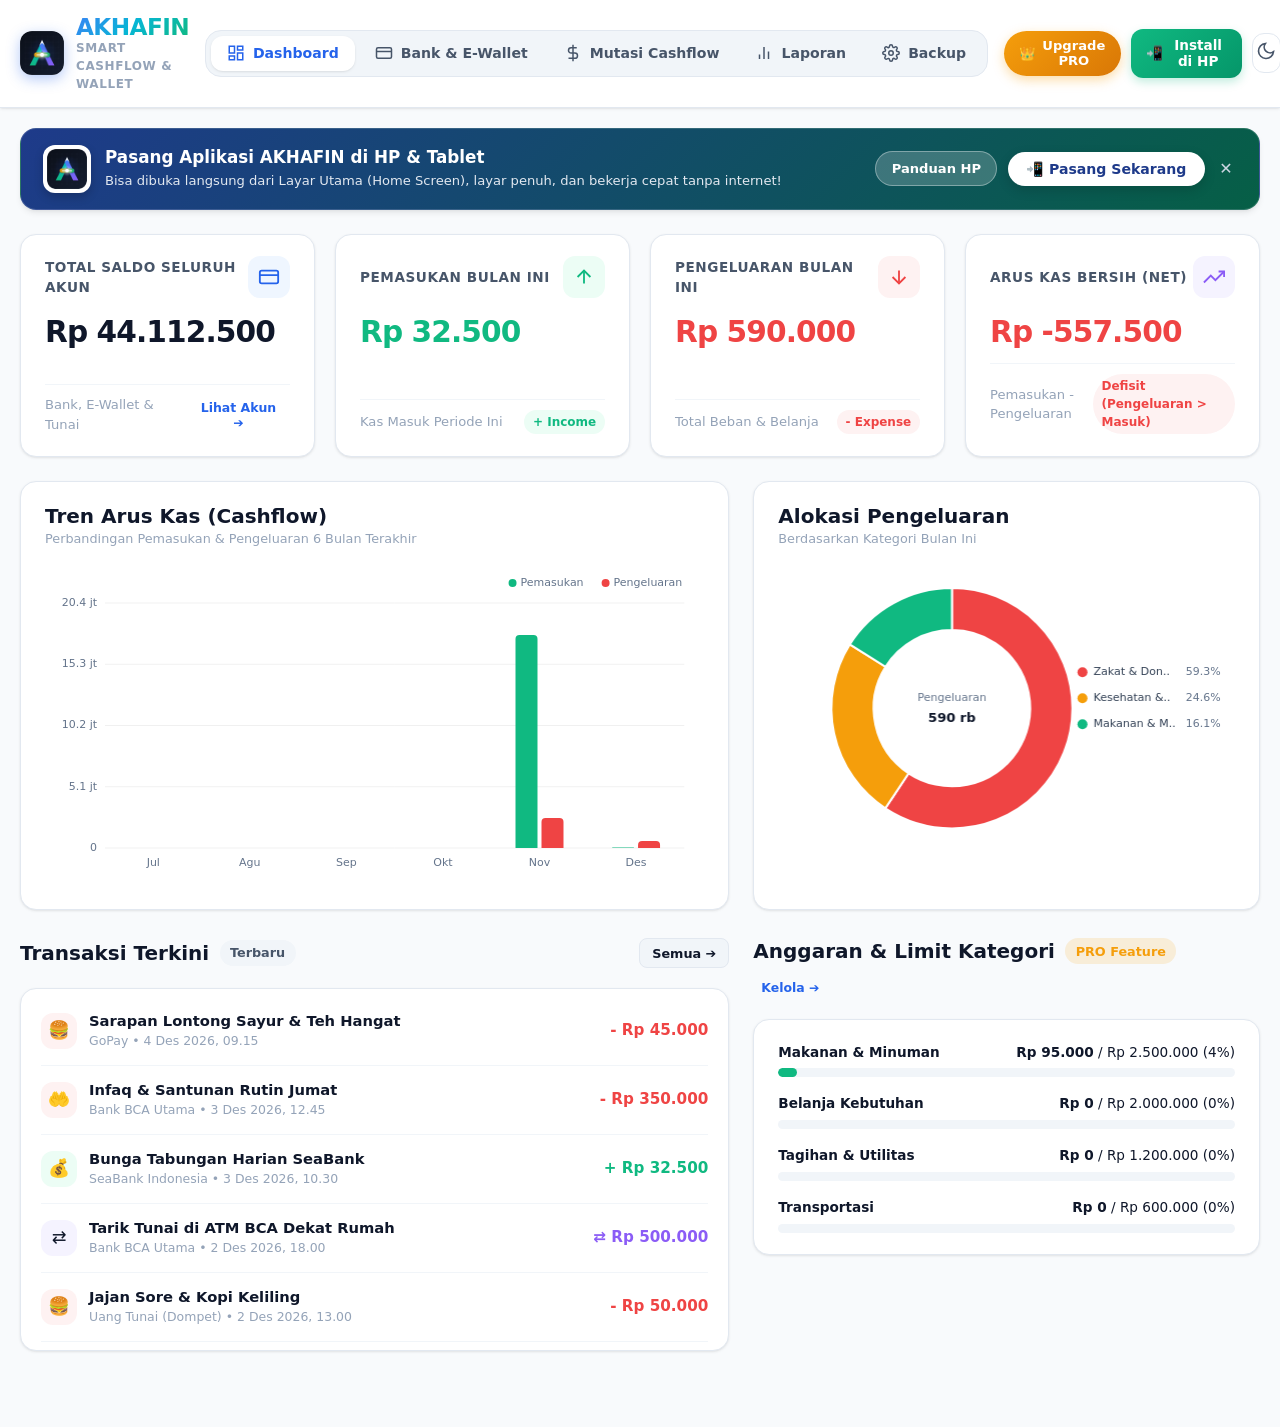
<file: index.html>
<!DOCTYPE html>
<html lang="id">
<head>
  <meta charset="UTF-8">
  <meta name="viewport" content="width=device-width, initial-scale=1.0, maximum-scale=1.0, user-scalable=no">
  <meta name="description" content="AKHAFIN - Aplikasi Pencatat Keuangan, Arus Kas (Cashflow), Sisa Saldo & Total Saldo di Setiap Bank dan E-Wallet">
  
  <!-- PWA & Mobile Meta Tags -->
  <meta name="theme-color" content="#2563eb">
  <meta name="mobile-web-app-capable" content="yes">
  <meta name="apple-mobile-web-app-capable" content="yes">
  <meta name="apple-mobile-web-app-status-bar-style" content="black-translucent">
  <meta name="apple-mobile-web-app-title" content="AKHAFIN">
  
  <!-- Manifest & Icons -->
  <link rel="manifest" href="manifest.json">
  <link rel="icon" type="image/png" href="favicon.png">
  <link rel="apple-touch-icon" href="apple-touch-icon.png">
  
  <title>AKHAFIN - Pencatat Keuangan & Cashflow Multi-Wallet</title>
  
  <link rel="stylesheet" href="style.css">
  
  <!-- Netlify Branding & Drawer Suppressor -->
  <script>
    (function() {
      window.netlifyDrawerDisabled = true;
      function removeNetlifyElements() {
        var selectors = [
          '#netlify-drawer',
          '#netlify-badge',
          '.netlify-badge',
          '[data-netlify-drawer]',
          '[data-netlify-badge]',
          '[id*="netlify" i]',
          '[class*="netlify" i]',
          'a[href*="netlify.com" i]',
          'a[href*="netlify.app" i]',
          'iframe[src*="netlify" i]'
        ];
        selectors.forEach(function(sel) {
          try {
            document.querySelectorAll(sel).forEach(function(el) {
              el.remove();
            });
          } catch(e) {}
        });
      }
      removeNetlifyElements();
      document.addEventListener('DOMContentLoaded', removeNetlifyElements);
      window.addEventListener('load', removeNetlifyElements);
      if (typeof MutationObserver !== 'undefined') {
        var observer = new MutationObserver(function() {
          removeNetlifyElements();
        });
        observer.observe(document.documentElement, { childList: true, subtree: true });
      }
    })();
  </script>
</head>
<body>

  <!-- Print Only Header -->
  <div class="print-only-header">
    <h1 style="font-size: 24px; margin-bottom: 4px;">AKHAFIN - Laporan Keuangan & Cashflow</h1>
    <p style="color: #666; font-size: 13px;">Dicetak pada: <span id="print-date"></span></p>
    <hr style="margin: 12px 0;">
  </div>

  <!-- Main Sticky Header -->
  <header class="app-header">
    <div class="header-inner">
      <!-- Logo & Brand -->
      <a href="#" class="brand-wrapper" onclick="window.akhaApp.switchTab('dashboard'); return false;">
        <div class="brand-logo-icon" style="background: none; box-shadow: none; padding: 0;">
          <img src="icon-192.png" alt="AKHAFIN Digital Logo" style="width: 44px; height: 44px; border-radius: 12px; box-shadow: 0 4px 14px rgba(37, 99, 235, 0.35); object-fit: cover;">
        </div>
        <div class="brand-info">
          <span class="brand-title">AKHAFIN</span>
          <span class="brand-subtitle">Smart Cashflow & Wallet</span>
        </div>
      </a>

      <!-- Desktop Nav Tabs -->
      <nav class="main-nav" aria-label="Navigasi Utama">
        <button class="nav-item active" data-tab="dashboard">
          <svg viewBox="0 0 24 24" fill="none" stroke="currentColor" stroke-width="2"><rect x="3" y="3" width="7" height="9"></rect><rect x="14" y="3" width="7" height="5"></rect><rect x="14" y="12" width="7" height="9"></rect><rect x="3" y="16" width="7" height="5"></rect></svg>
          <span>Dashboard</span>
        </button>
        <button class="nav-item" data-tab="accounts">
          <svg viewBox="0 0 24 24" fill="none" stroke="currentColor" stroke-width="2"><rect x="2" y="5" width="20" height="14" rx="2"></rect><line x1="2" y1="10" x2="22" y2="10"></line></svg>
          <span>Bank & E-Wallet</span>
        </button>
        <button class="nav-item" data-tab="transactions">
          <svg viewBox="0 0 24 24" fill="none" stroke="currentColor" stroke-width="2"><line x1="12" y1="1" x2="12" y2="23"></line><path d="M17 5H9.5a3.5 3.5 0 0 0 0 7h5a3.5 3.5 0 0 1 0 7H6"></path></svg>
          <span>Mutasi Cashflow</span>
        </button>
        <button class="nav-item" data-tab="analytics">
          <svg viewBox="0 0 24 24" fill="none" stroke="currentColor" stroke-width="2"><line x1="18" y1="20" x2="18" y2="10"></line><line x1="12" y1="20" x2="12" y2="4"></line><line x1="6" y1="20" x2="6" y2="14"></line></svg>
          <span>Laporan</span>
        </button>
        <button class="nav-item" data-tab="settings">
          <svg viewBox="0 0 24 24" fill="none" stroke="currentColor" stroke-width="2"><circle cx="12" cy="12" r="3"></circle><path d="M19.4 15a1.65 1.65 0 0 0 .33 1.82l.06.06a2 2 0 0 1 0 2.83 2 2 0 0 1-2.83 0l-.06-.06a1.65 1.65 0 0 0-1.82-.33 1.65 1.65 0 0 0-1 1.51V21a2 2 0 0 1-2 2 2 2 0 0 1-2-2v-.09A1.65 1.65 0 0 0 9 19.4a1.65 1.65 0 0 0-1.82.33l-.06.06a2 2 0 0 1-2.83 0 2 2 0 0 1 0-2.83l.06-.06a1.65 1.65 0 0 0 .33-1.82 1.65 1.65 0 0 0-1.51-1H3a2 2 0 0 1-2-2 2 2 0 0 1 2-2h.09A1.65 1.65 0 0 0 4.6 9a1.65 1.65 0 0 0-.33-1.82l-.06-.06a2 2 0 0 1 0-2.83 2 2 0 0 1 2.83 0l.06.06a1.65 1.65 0 0 0 1.82.33H9a1.65 1.65 0 0 0 1-1.51V3a2 2 0 0 1 2-2 2 2 0 0 1 2 2v.09a1.65 1.65 0 0 0 1 1.51 1.65 1.65 0 0 0 1.82-.33l.06-.06a2 2 0 0 1 2.83 0 2 2 0 0 1 0 2.83l-.06.06a1.65 1.65 0 0 0-.33 1.82V9a1.65 1.65 0 0 0 1.51 1H21a2 2 0 0 1 2 2 2 2 0 0 1-2 2h-.09a1.65 1.65 0 0 0-1.51 1z"></path></svg>
          <span>Backup</span>
        </button>
      </nav>

      <!-- Action Tools -->
      <div class="header-actions">
        <!-- Upgrade PRO Button -->
        <button id="btn-header-pro" class="btn-upgrade-pro" onclick="window.akhaApp.openProModal()" title="Berlangganan AKHAFIN PRO">
          <span>👑</span>
          <span id="header-pro-text">Upgrade PRO</span>
        </button>

        <!-- Install PWA Button (Header) -->
        <button id="btn-header-install" class="btn-install-header" onclick="window.akhaApp.handleInstallClick()" title="Install ke HP / Tablet">
          <span>📲</span>
          <span>Install di HP</span>
        </button>

        <!-- Theme Toggle -->
        <button id="btn-toggle-theme" class="icon-btn" title="Ganti Mode Gelap/Terang" aria-label="Toggle Theme">
          <span id="theme-toggle-icon">
            <svg width="20" height="20" viewBox="0 0 24 24" fill="none" stroke="currentColor" stroke-width="2"><path d="M21 12.79A9 9 0 1 1 11.21 3 7 7 0 0 0 21 12.79z"></path></svg>
          </span>
        </button>

        <!-- Quick Add Tx Button -->
        <button id="btn-quick-add-tx" class="btn-primary">
          <svg width="18" height="18" viewBox="0 0 24 24" fill="none" stroke="currentColor" stroke-width="2.5"><line x1="12" y1="5" x2="12" y2="19"></line><line x1="5" y1="12" x2="19" y2="12"></line></svg>
          <span>Catat Transaksi</span>
        </button>
      </div>
    </div>
  </header>

  <!-- Main View Container -->
  <main class="app-container">

    <!-- PWA Install Notice Banner (Mobile & Desktop) -->
    <div id="pwa-install-banner" class="pwa-install-banner">
      <div class="pwa-banner-left">
        <div class="pwa-banner-icon">
          <img src="icon-192.png" alt="AKHAFIN Logo">
        </div>
        <div class="pwa-banner-text">
          <h4>Pasang Aplikasi AKHAFIN di HP & Tablet</h4>
          <p>Bisa dibuka langsung dari Layar Utama (Home Screen), layar penuh, dan bekerja cepat tanpa internet!</p>
        </div>
      </div>
      <div class="pwa-banner-actions">
        <button class="btn-pwa-guide" onclick="window.akhaApp.openInstallGuideModal()">Panduan HP</button>
        <button id="btn-banner-install" class="btn-pwa-install" onclick="window.akhaApp.handleInstallClick()">
          <span>📲 Pasang Sekarang</span>
        </button>
        <button onclick="document.getElementById('pwa-install-banner').style.display='none'" style="background:none; border:none; color:#cbd5e1; cursor:pointer; padding:4px;" title="Tutup">✕</button>
      </div>
    </div>

    <!-- ======================================================================
         SECTION 1: DASHBOARD
         ====================================================================== -->
    <section id="section-dashboard" class="tab-content-section">
      <!-- 4 High-Level Metric Cards -->
      <div class="stats-grid">
        <!-- 1. Total Saldo Keseluruhan -->
        <div class="stat-card">
          <div class="stat-header">
            <span class="stat-label">Total Saldo Seluruh Akun</span>
            <div class="stat-icon total">
              <svg width="22" height="22" viewBox="0 0 24 24" fill="none" stroke="currentColor" stroke-width="2"><rect x="2" y="5" width="20" height="14" rx="2"></rect><line x1="2" y1="10" x2="22" y2="10"></line></svg>
            </div>
          </div>
          <div class="stat-value" id="stat-total-balance">Rp 0</div>
          <div class="stat-footer">
            <span>Bank, E-Wallet & Tunai</span>
            <button class="wallet-history-link" onclick="window.akhaApp.switchTab('accounts')">Lihat Akun ➔</button>
          </div>
        </div>

        <!-- 2. Pemasukan Bulan Ini -->
        <div class="stat-card">
          <div class="stat-header">
            <span class="stat-label">Pemasukan Bulan Ini</span>
            <div class="stat-icon income">
              <svg width="22" height="22" viewBox="0 0 24 24" fill="none" stroke="currentColor" stroke-width="2"><line x1="12" y1="19" x2="12" y2="5"></line><polyline points="5 12 12 5 19 12"></polyline></svg>
            </div>
          </div>
          <div class="stat-value" id="stat-monthly-income" style="color: var(--income);">Rp 0</div>
          <div class="stat-footer">
            <span>Kas Masuk Periode Ini</span>
            <span class="stat-badge badge-surplus">+ Income</span>
          </div>
        </div>

        <!-- 3. Pengeluaran Bulan Ini -->
        <div class="stat-card">
          <div class="stat-header">
            <span class="stat-label">Pengeluaran Bulan Ini</span>
            <div class="stat-icon expense">
              <svg width="22" height="22" viewBox="0 0 24 24" fill="none" stroke="currentColor" stroke-width="2"><line x1="12" y1="5" x2="12" y2="19"></line><polyline points="19 12 12 19 5 12"></polyline></svg>
            </div>
          </div>
          <div class="stat-value" id="stat-monthly-expense" style="color: var(--expense);">Rp 0</div>
          <div class="stat-footer">
            <span>Total Beban & Belanja</span>
            <span class="stat-badge badge-deficit">- Expense</span>
          </div>
        </div>

        <!-- 4. Arus Kas Bersih (Net Cashflow) -->
        <div class="stat-card">
          <div class="stat-header">
            <span class="stat-label">Arus Kas Bersih (Net)</span>
            <div class="stat-icon cashflow">
              <svg width="22" height="22" viewBox="0 0 24 24" fill="none" stroke="currentColor" stroke-width="2"><polyline points="23 6 13.5 15.5 8.5 10.5 1 18"></polyline><polyline points="17 6 23 6 23 12"></polyline></svg>
            </div>
          </div>
          <div class="stat-value" id="stat-net-cashflow">Rp 0</div>
          <div class="stat-footer">
            <span>Pemasukan - Pengeluaran</span>
            <span id="stat-cashflow-badge" class="stat-badge badge-surplus">Surplus</span>
          </div>
        </div>
      </div>

      <!-- Dashboard Visual Charts Row -->
      <div class="dashboard-grid-2">
        <!-- Cashflow History Chart -->
        <div class="chart-card">
          <div class="chart-header">
            <div>
              <h2 class="section-title">Tren Arus Kas (Cashflow)</h2>
              <p style="font-size: 0.8rem; color: var(--text-muted);">Perbandingan Pemasukan & Pengeluaran 6 Bulan Terakhir</p>
            </div>
          </div>
          <div class="chart-canvas-container">
            <canvas id="cashflow-chart-canvas" class="custom-chart"></canvas>
          </div>
        </div>

        <!-- Expense Category Donut Chart -->
        <div class="chart-card">
          <div class="chart-header">
            <div>
              <h2 class="section-title">Alokasi Pengeluaran</h2>
              <p style="font-size: 0.8rem; color: var(--text-muted);">Berdasarkan Kategori Bulan Ini</p>
            </div>
          </div>
          <div class="chart-canvas-container">
            <canvas id="expense-category-canvas" class="custom-chart"></canvas>
          </div>
        </div>
      </div>

      <!-- Quick Summary Row: Recent Transactions & Budgeting -->
      <div class="dashboard-grid-2">
        <div class="section-wrapper" style="margin-bottom: 0;">
          <div class="section-header">
            <div class="section-title-wrap">
              <h2 class="section-title">Transaksi Terkini</h2>
              <span class="section-counter">Terbaru</span>
            </div>
            <button class="btn-secondary btn-sm" onclick="window.akhaApp.switchTab('transactions')">
              Semua ➔
            </button>
          </div>
          <div class="chart-card" style="padding: 0.5rem 1.25rem;">
            <div id="recent-tx-list"></div>
          </div>
        </div>

        <!-- Budgeting Widget (Fitur PRO) -->
        <div class="section-wrapper" style="margin-bottom: 0;">
          <div class="section-header">
            <div class="section-title-wrap">
              <h2 class="section-title">Anggaran &amp; Limit Kategori</h2>
              <span id="budget-badge-status" class="section-counter" style="background: rgba(245,158,11,0.15); color: #f59e0b;">PRO Feature</span>
            </div>
            <button class="wallet-history-link" onclick="window.akhaApp.openProModal()">
              Kelola ➔
            </button>
          </div>
          <div class="chart-card" id="budget-widget-container">
            <!-- Rendered dynamically -->
          </div>
        </div>
      </div>
    </section>

    <!-- ======================================================================
         SECTION 2: BANK & E-WALLET
         ====================================================================== -->
    <section id="section-accounts" class="tab-content-section" style="display: none;">
      <!-- Aggregate Banner -->
      <div class="wallet-summary-banner">
        <div>
          <span style="font-size: 0.85rem; color: #94a3b8; text-transform: uppercase; font-weight: 700; letter-spacing: 0.05em;">Total Saldo Terkonsolidasi</span>
          <div style="font-size: 2.2rem; font-weight: 800; color: #ffffff;" id="banner-total-sum">Rp 0</div>
          <p style="font-size: 0.85rem; color: #cbd5e1; margin-top: 0.25rem;">Semua saldo aktif di rekening bank, dompet digital & tunai</p>
        </div>
        <div class="summary-breakdown">
          <div class="breakdown-item">
            <span class="breakdown-label">🏦 Rekening Bank</span>
            <span class="breakdown-value" id="banner-bank-sum">Rp 0</span>
          </div>
          <div class="breakdown-item">
            <span class="breakdown-label">📱 E-Wallet Digital</span>
            <span class="breakdown-value" id="banner-ewallet-sum">Rp 0</span>
          </div>
          <div class="breakdown-item">
            <span class="breakdown-label">💵 Kas & Tunai</span>
            <span class="breakdown-value" id="banner-cash-sum">Rp 0</span>
          </div>
        </div>
      </div>

      <!-- Header & Filter Chips -->
      <div class="section-header">
        <div class="section-title-wrap">
          <h2 class="section-title">Daftar Rekening & Dompet</h2>
          <span id="accounts-count-badge" class="section-counter">0 Akun</span>
        </div>
        <button id="btn-quick-add-acc" class="btn-primary" onclick="window.akhaApp.openAddAccountModal()">
          <svg width="18" height="18" viewBox="0 0 24 24" fill="none" stroke="currentColor" stroke-width="2.5"><line x1="12" y1="5" x2="12" y2="19"></line><line x1="5" y1="12" x2="19" y2="12"></line></svg>
          <span>Tambah Rekening / E-Wallet</span>
        </button>
      </div>

      <!-- Filter Category Chips -->
      <div class="accounts-filter-bar">
        <button class="filter-chip active" data-filter="all">Semua Akun</button>
        <button class="filter-chip" data-filter="bank">🏦 Bank Saja</button>
        <button class="filter-chip" data-filter="ewallet">📱 E-Wallet Saja</button>
        <button class="filter-chip" data-filter="cash">💵 Tunai Saja</button>
      </div>

      <!-- Account Cards Grid -->
      <div id="accounts-grid" class="accounts-grid">
        <!-- Rendered dynamically -->
      </div>
    </section>

    <!-- ======================================================================
         SECTION 3: MUTASI & TRANSAKSI CASHFLOW
         ====================================================================== -->
    <section id="section-transactions" class="tab-content-section" style="display: none;">
      <div class="section-header">
        <div class="section-title-wrap">
          <h2 class="section-title">Pencatatan Mutasi & Cashflow</h2>
          <span id="tx-filter-count" class="section-counter">0 Transaksi</span>
        </div>
        <div style="display: flex; gap: 0.5rem;">
          <button class="btn-secondary btn-sm" onclick="window.akhaApp.exportCSV()">
            <svg width="16" height="16" viewBox="0 0 24 24" fill="none" stroke="currentColor" stroke-width="2"><path d="M21 15v4a2 2 0 0 1-2 2H5a2 2 0 0 1-2-2v-4"></path><polyline points="7 10 12 15 17 10"></polyline><line x1="12" y1="15" x2="12" y2="3"></line></svg>
            <span>Export CSV / Excel</span>
          </button>
          <button class="btn-primary btn-sm" onclick="window.akhaApp.openAddTxModal('expense')">
            + Tambah Transaksi
          </button>
        </div>
      </div>

      <!-- Filter Controls Panel -->
      <div class="transactions-filter-panel">
        <div class="filter-group">
          <!-- Search box -->
          <div class="search-input-wrap">
            <span class="search-icon">🔍</span>
            <input type="text" id="tx-search-input" class="search-input" placeholder="Cari catatan, kategori...">
          </div>

          <!-- Type filter -->
          <select id="filter-type-select" class="select-filter">
            <option value="all">Semua Jenis Transaksi</option>
            <option value="income">🟢 Pemasukan (Income)</option>
            <option value="expense">🔴 Pengeluaran (Expense)</option>
            <option value="transfer">🔵 Transfer Antar Akun</option>
          </select>

          <!-- Account filter -->
          <select id="filter-account-select" class="select-filter">
            <option value="all">Semua Rekening & Dompet</option>
          </select>

          <!-- Period filter -->
          <select id="filter-period-select" class="select-filter">
            <option value="this_month">Bulan Ini</option>
            <option value="last_month">Bulan Lalu</option>
            <option value="today">Hari Ini</option>
            <option value="7_days">7 Hari Terakhir</option>
            <option value="30_days">30 Hari Terakhir</option>
            <option value="this_year">Tahun Ini</option>
            <option value="all">Semua Periode</option>
          </select>
        </div>
      </div>

      <!-- Transaction List Table -->
      <div class="table-responsive">
        <table class="data-table">
          <thead>
            <tr>
              <th style="width: 140px;">Tanggal</th>
              <th>Keterangan & Kategori</th>
              <th>Akun Rekening</th>
              <th style="width: 100px;">Tipe</th>
              <th style="text-align: right; width: 170px;">Nominal (IDR)</th>
              <th style="text-align: right; width: 90px;">Aksi</th>
            </tr>
          </thead>
          <tbody id="tx-table-body">
            <!-- Rendered dynamically -->
          </tbody>
        </table>
      </div>
    </section>

    <!-- ======================================================================
         SECTION 4: LAPORAN & ANALISIS
         ====================================================================== -->
    <section id="section-analytics" class="tab-content-section" style="display: none;">
      <div class="section-header">
        <div class="section-title-wrap">
          <h2 class="section-title">Laporan Keuangan & Analisis Cashflow</h2>
        </div>
        <div style="display: flex; gap: 0.5rem; align-items: center;">
          <select id="report-period-select" class="select-filter">
            <option value="this_month">Laporan Bulan Ini</option>
            <option value="last_month">Laporan Bulan Lalu</option>
            <option value="30_days">30 Hari Terakhir</option>
            <option value="this_year">Laporan Tahun Ini</option>
            <option value="all">Semua Periode</option>
          </select>
          <button id="btn-print-report" class="btn-secondary btn-sm">
            🖨️ Cetak / Simpan PDF
          </button>
        </div>
      </div>

      <!-- Cashflow Statement Summary -->
      <div class="report-card">
        <h3 style="font-size: 1.15rem; margin-bottom: 1rem;">Ringkasan Arus Kas Masuk & Keluar</h3>
        <table class="cashflow-table">
          <tbody>
            <tr>
              <td><strong>Total Pemasukan Kas (Cash Inflow)</strong></td>
              <td style="text-align: right; color: var(--income); font-weight: 700;" id="report-total-income">Rp 0</td>
            </tr>
            <tr>
              <td><strong>Total Pengeluaran Kas (Cash Outflow & Admin)</strong></td>
              <td style="text-align: right; color: var(--expense); font-weight: 700;" id="report-total-expense">Rp 0</td>
            </tr>
            <tr class="total-row">
              <td><strong>Arus Kas Bersih (Net Cashflow)</strong></td>
              <td style="text-align: right; font-size: 1.1rem;" id="report-net-cashflow">Rp 0</td>
            </tr>
            <tr>
              <td><strong>Rasio Tabungan (Savings Rate)</strong></td>
              <td style="text-align: right; font-weight: 700;" id="report-saving-rate">0%</td>
            </tr>
          </tbody>
        </table>
      </div>

      <!-- 2-Column Details: Top Expenses & Wallet Distribution -->
      <div class="dashboard-grid-2">
        <div class="chart-card">
          <div class="chart-header">
            <h3 class="section-title">Top 5 Pengeluaran Terbesar</h3>
          </div>
          <div class="table-responsive" style="border: none; box-shadow: none;">
            <table class="cashflow-table" style="margin-top: 0;">
              <thead>
                <tr>
                  <th>Catatan</th>
                  <th>Kategori</th>
                  <th style="text-align: right;">Jumlah</th>
                </tr>
              </thead>
              <tbody id="report-top-expenses">
                <!-- Rendered dynamically -->
              </tbody>
            </table>
          </div>
        </div>

        <div class="chart-card">
          <div class="chart-header">
            <h3 class="section-title">Distribusi Aset per Akun</h3>
          </div>
          <div id="report-wallet-distribution" style="padding-top: 0.5rem;">
            <!-- Rendered dynamically -->
          </div>
        </div>
      </div>
    </section>

    <!-- ======================================================================
         SECTION 5: PENGATURAN & BACKUP
         ====================================================================== -->
    <section id="section-settings" class="tab-content-section" style="display: none;">
      <div class="section-header">
        <h2 class="section-title">Cadangkan & Kelola Data (Backup)</h2>
      </div>

      <!-- PWA Install Guide Card -->
      <div class="chart-card" style="margin-bottom: 1.5rem; background: linear-gradient(135deg, rgba(37,99,235,0.06), rgba(16,185,129,0.06)); border: 1px solid var(--border-focus);">
        <div style="display: flex; align-items: center; justify-content: space-between; flex-wrap: wrap; gap: 1rem;">
          <div>
            <h3 style="font-size: 1.1rem; color: var(--primary);">📲 Instal AKHAFIN di HP & Tablet</h3>
            <p style="font-size: 0.88rem; color: var(--text-secondary); margin-top: 0.25rem;">
              Pasang aplikasi ke layar beranda smartphone atau tablet untuk akses cepat seperti aplikasi bawaan (Android & iPad/iPhone didukung).
            </p>
          </div>
          <button class="btn-primary" onclick="window.akhaApp.openInstallGuideModal()">
            <span>Buka Panduan Instalasi</span>
          </button>
        </div>
      </div>

      <div class="dashboard-grid-2">
        <!-- Backup & Restore Box -->
        <div class="chart-card">
          <h3 style="font-size: 1.1rem; margin-bottom: 0.5rem;">Cadangan & Pemulihan (JSON)</h3>
          <p style="font-size: 0.88rem; color: var(--text-muted); margin-bottom: 1.25rem;">
            Data AKHAFIN tersimpan di peramban (browser) Anda secara privat. Unduh cadangan rutin agar data Anda selalu aman dan dapat dipindahkan antar komputer atau handphone.
          </p>

          <div style="display: flex; flex-direction: column; gap: 0.85rem;">
            <button id="btn-export-json" class="btn-primary" style="justify-content: flex-start;">
              <span>💾</span>
              <span>Unduh File Cadangan (Backup JSON)</span>
            </button>

            <label class="btn-secondary" style="justify-content: flex-start; cursor: pointer;">
              <span>📂</span>
              <span>Pulihkan dari File Backup JSON</span>
              <input type="file" id="import-file-input" accept=".json" style="display: none;">
            </label>

            <button id="btn-export-csv" class="btn-secondary" style="justify-content: flex-start;">
              <span>📊</span>
              <span>Export Rekap Mutasi ke Excel (.CSV)</span>
            </button>
          </div>
        </div>

        <!-- Sample Data & Reset Box -->
        <div class="chart-card">
          <h3 style="font-size: 1.1rem; margin-bottom: 0.5rem;">Data Contoh & Reset</h3>
          <p style="font-size: 0.88rem; color: var(--text-muted); margin-bottom: 1.25rem;">
            Ingin mencoba fitur dengan data simulasi atau menghapus semua data untuk mulai dari awal?
          </p>

          <div style="display: flex; flex-direction: column; gap: 0.85rem;">
            <button id="btn-reset-sample" class="btn-secondary" style="justify-content: flex-start;">
              <span>🔄</span>
              <span>Muat Ulang Data Contoh Indonesia (BCA, Mandiri, GoPay, DANA)</span>
            </button>

            <button id="btn-reset-empty" class="btn-secondary btn-danger" style="justify-content: flex-start; background: #ef4444; color: white;">
              <span>🗑️</span>
              <span>Hapus Semua Data & Mulai dari Nol</span>
            </button>
          </div>
        </div>
      </div>

      <!-- Subscription & Legal Info Box -->
      <div class="dashboard-grid-2" style="margin-top: 1.5rem;">
        <div class="chart-card">
          <h3 style="font-size: 1.1rem; margin-bottom: 0.5rem; color: #f59e0b;">👑 Status Berlangganan AKHAFIN PRO</h3>
          <p id="settings-sub-status" style="font-size: 0.9rem; color: var(--text-secondary); margin-bottom: 1rem;">
            Paket Aktif: <strong>Gratis (Free Starter)</strong>
          </p>
          <div style="display: flex; gap: 0.5rem; flex-wrap: wrap;">
            <button class="btn-primary" style="background: linear-gradient(135deg, #f59e0b, #d97706);" onclick="window.akhaApp.openProModal()">
              <span>Kelola / Upgrade Langganan PRO</span>
            </button>
            <button class="btn-secondary" onclick="window.akhaApp.restorePurchases()">
              <span>Pulihkan Pembelian (Restore)</span>
            </button>
          </div>
        </div>

        <div class="chart-card">
          <h3 style="font-size: 1.1rem; margin-bottom: 0.5rem;">Legalitas &amp; Kebijakan (Google Play)</h3>
          <p style="font-size: 0.88rem; color: var(--text-muted); margin-bottom: 0.85rem;">
            Aplikasi AKHAFIN mematuhi seluruh panduan privasi dan keamanan data pengguna Google Play Developer Policy.
          </p>
          <div style="display: flex; flex-direction: column; gap: 0.45rem;">
            <a href="kebijakan-privasi.html" target="_blank" style="font-size: 0.88rem; color: var(--primary); font-weight: 600; display: inline-flex; align-items: center; gap: 0.35rem;">
              <span>📄</span> <span>Kebijakan Privasi (Privacy Policy) ↗</span>
            </a>
            <a href="syarat-ketentuan.html" target="_blank" style="font-size: 0.88rem; color: var(--primary); font-weight: 600; display: inline-flex; align-items: center; gap: 0.35rem;">
              <span>⚖️</span> <span>Syarat &amp; Ketentuan Layanan (Terms of Service) ↗</span>
            </a>
          </div>
        </div>
      </div>

      <!-- About App Box -->
      <div class="chart-card" style="margin-top: 1.5rem;">
        <h3 style="font-size: 1.1rem; margin-bottom: 0.5rem;">Tentang Aplikasi AKHAFIN</h3>
        <p style="font-size: 0.9rem; color: var(--text-secondary); line-height: 1.6;">
          <strong>AKHAFIN (Akuntansi & Keuangan Finansial)</strong> adalah aplikasi pencatat keuangan modern yang dirancang khusus untuk memonitor arus kas (cashflow), mengelola sisa saldo riil, serta melacak total saldo di setiap rekening bank dan dompet digital (e-wallet) secara terpusat. Mendukung instalasi Google Play Store dan In-App Subscriptions.
        </p>
        <div style="margin-top: 1rem; font-size: 0.82rem; color: var(--text-muted);">
          Versi: 1.0.0 (Play Store Ready) • Dibuat untuk pengelolaan finansial yang lebih tertib & transparan.
        </div>
      </div>
    </section>

  </main>

  <!-- ======================================================================
       MODAL 1: CATAT / EDIT TRANSAKSI
       ====================================================================== -->
  <div id="tx-modal" class="modal-overlay">
    <div class="modal-container">
      <div class="modal-header">
        <h3 id="tx-modal-title" class="modal-title">Catat Transaksi</h3>
        <button class="modal-close-btn modal-close-trigger" aria-label="Tutup">✕</button>
      </div>

      <form id="tx-form">
        <div class="modal-body">
          <!-- Transaction Type Toggle -->
          <div class="type-toggle-group">
            <button type="button" class="type-toggle-btn active income" data-type="income">
              <span>🟢 Pemasukan</span>
            </button>
            <button type="button" class="type-toggle-btn expense" data-type="expense">
              <span>🔴 Pengeluaran</span>
            </button>
            <button type="button" class="type-toggle-btn transfer" data-type="transfer">
              <span>🔵 Transfer Akun</span>
            </button>
          </div>

          <!-- Nominal Amount -->
          <div class="form-group">
            <label class="form-label" for="tx-amount">Nominal Jumlah (Rp)*</label>
            <div class="amount-input-wrap">
              <span class="currency-prefix">Rp</span>
              <input type="text" id="tx-amount" class="form-input amount-input" placeholder="0" required autofocus>
            </div>
          </div>

          <!-- Source Account -->
          <div class="form-group">
            <label class="form-label" id="label-from-account" for="tx-account">Rekening / E-Wallet*</label>
            <select id="tx-account" class="form-select" required></select>
          </div>

          <!-- Destination Account (Only for Transfer) -->
          <div id="form-group-to-account" class="form-group" style="display: none;">
            <label class="form-label" for="tx-to-account">Rekening / E-Wallet Tujuan (Penerima)*</label>
            <select id="tx-to-account" class="form-select"></select>
          </div>

          <!-- Admin Fee (Only for Transfer) -->
          <div id="form-group-admin-fee" class="form-group" style="display: none;">
            <label class="form-label" for="tx-admin-fee">Biaya Admin Transfer (Opsional)</label>
            <div class="amount-input-wrap">
              <span class="currency-prefix">Rp</span>
              <input type="text" id="tx-admin-fee" class="form-input" style="padding-left: 3rem;" placeholder="0">
            </div>
          </div>

          <!-- Category -->
          <div class="form-group">
            <label class="form-label" for="tx-category">Kategori Transaksi</label>
            <input type="text" id="tx-category" list="category-list" class="form-input" placeholder="Pilih atau ketik kategori baru...">
            <datalist id="category-list"></datalist>
          </div>

          <!-- Date & Time -->
          <div class="form-group">
            <label class="form-label" for="tx-date">Tanggal & Waktu</label>
            <input type="datetime-local" id="tx-date" class="form-input" required>
          </div>

          <!-- Notes -->
          <div class="form-group">
            <label class="form-label" for="tx-notes">Keterangan / Catatan Tambahan</label>
            <input type="text" id="tx-notes" class="form-input" placeholder="Contoh: Belanja bulanan, Bensin motor, Gaji...">
          </div>
        </div>

        <div class="modal-footer">
          <button type="button" class="btn-secondary modal-close-trigger">Batal</button>
          <button type="submit" class="btn-primary">Simpan Transaksi</button>
        </div>
      </form>
    </div>
  </div>

  <!-- ======================================================================
       MODAL 2: TAMBAH / EDIT AKUN BANK & E-WALLET
       ====================================================================== -->
  <div id="account-modal" class="modal-overlay">
    <div class="modal-container">
      <div class="modal-header">
        <h3 id="account-modal-title" class="modal-title">Tambah Rekening / E-Wallet</h3>
        <button class="modal-close-btn modal-close-trigger" aria-label="Tutup">✕</button>
      </div>

      <form id="account-form">
        <div class="modal-body">
          <div class="form-group">
            <label class="form-label" for="acc-name">Nama Akun / Rekening*</label>
            <input type="text" id="acc-name" class="form-input" placeholder="Contoh: BCA Tabungan, GoPay Belanja, Kas Toko" required>
          </div>

          <div class="form-group">
            <label class="form-label" for="acc-provider">Penyedia Bank / E-Wallet*</label>
            <select id="acc-provider" class="form-select">
              <optgroup label="Bank">
                <option value="BCA">Bank BCA</option>
                <option value="Mandiri">Bank Mandiri</option>
                <option value="BRI">Bank BRI</option>
                <option value="BNI">Bank BNI</option>
                <option value="Jago">Bank Jago</option>
                <option value="SeaBank">SeaBank</option>
                <option value="Jenius">Jenius (BTPN)</option>
                <option value="BSI">Bank Syariah Indonesia (BSI)</option>
                <option value="CIMB">CIMB Niaga</option>
                <option value="Blu">Blu by BCA Digital</option>
              </optgroup>
              <optgroup label="E-Wallet">
                <option value="GoPay">GoPay</option>
                <option value="OVO">OVO</option>
                <option value="DANA">DANA</option>
                <option value="ShopeePay">ShopeePay</option>
                <option value="LinkAja">LinkAja</option>
              </optgroup>
              <optgroup label="Lainnya">
                <option value="Cash">Uang Tunai / Kas Fisik</option>
                <option value="Other">Lainnya / Akun Kustom</option>
              </optgroup>
            </select>
          </div>

          <div class="form-group">
            <label class="form-label" for="acc-type">Jenis Akun</label>
            <select id="acc-type" class="form-select">
              <option value="bank">Rekening Bank</option>
              <option value="ewallet">E-Wallet Digital</option>
              <option value="cash">Uang Tunai / Kas</option>
            </select>
          </div>

          <div class="form-group">
            <label class="form-label" for="acc-number">Nomor Rekening / No HP Terdaftar</label>
            <input type="text" id="acc-number" class="form-input" placeholder="Contoh: 821-049-2811 atau 0812-3456-7890">
          </div>

          <div class="form-group">
            <label class="form-label" for="acc-initial-balance">Saldo Awal (Rp)</label>
            <div class="amount-input-wrap">
              <span class="currency-prefix">Rp</span>
              <input type="text" id="acc-initial-balance" class="form-input" style="padding-left: 3rem;" placeholder="0">
            </div>
            <small style="font-size: 0.75rem; color: var(--text-muted);">Saldo awal saat akun pertama kali didaftarkan.</small>
          </div>

          <div class="form-group">
            <label class="form-label" for="acc-notes">Catatan Tambahan (Opsional)</label>
            <input type="text" id="acc-notes" class="form-input" placeholder="Contoh: Dipakai khusus gaji dan tabungan">
          </div>
        </div>

        <div class="modal-footer">
          <button type="button" class="btn-secondary modal-close-trigger">Batal</button>
          <button type="submit" class="btn-primary">Simpan Akun</button>
        </div>
      </form>
    </div>
  </div>

  <!-- ======================================================================
       MODAL 3: PANDUAN INSTAL DI HP & TABLET
       ====================================================================== -->
  <div id="install-guide-modal" class="modal-overlay">
    <div class="modal-container" style="max-width: 580px;">
      <div class="modal-header">
        <h3 class="modal-title">📲 Panduan Instal AKHAFIN di HP & Tablet</h3>
        <button class="modal-close-btn modal-close-trigger" aria-label="Tutup">✕</button>
      </div>

      <div class="modal-body">
        <p style="font-size: 0.9rem; color: var(--text-secondary); line-height: 1.5;">
          Aplikasi AKHAFIN berbasis teknologi <strong>PWA (Progressive Web App)</strong>. Anda dapat menginstalnya secara langsung tanpa perlu download dari Google Play Store / Apple App Store!
        </p>

        <!-- Scan QR Code Langsung -->
        <div style="background: var(--bg-tertiary); border: 2px dashed var(--primary); border-radius: var(--radius-lg); padding: 1.25rem; text-align: center; margin-bottom: 1.25rem;">
          <h4 style="font-size: 1rem; color: var(--primary); margin-bottom: 0.35rem;">📷 Cara Tercepat: Scan QR Code dengan Kamera HP</h4>
          <p style="font-size: 0.82rem; color: var(--text-muted); margin-bottom: 0.85rem;">
            Arahkan kamera HP Anda ke barcode ini untuk langsung membuka aplikasi:
          </p>
          <div style="display: flex; justify-content: center; margin-bottom: 0.75rem;">
            <canvas id="qr-canvas" style="background: white; padding: 8px; border-radius: 8px; box-shadow: 0 4px 12px rgba(0,0,0,0.1);"></canvas>
          </div>
          <div id="qr-url-text" style="font-family: monospace; font-size: 0.95rem; font-weight: 700; color: var(--primary); background: var(--bg-card); padding: 0.4rem 0.8rem; border-radius: 6px; display: inline-block;">
            http://192.168.1.6:8080
          </div>
        </div>

        <!-- Cara di Android Phone & Tablet -->
        <div style="margin-top: 0.5rem;">
          <h4 style="font-size: 0.95rem; margin-bottom: 0.65rem; color: #10b981; display: flex; align-items: center; gap: 0.4rem;">
            <span>🤖</span> <span>Untuk HP & Tablet Android (Google Chrome):</span>
          </h4>
          <div style="display: flex; flex-direction: column; gap: 0.6rem;">
            <div class="guide-step-card">
              <div class="guide-step-number">1</div>
              <div class="guide-step-text">
                <h5>Buka AKHAFIN di Google Chrome</h5>
                <p>Hubungkan HP ke Wi-Fi yang sama dengan komputer atau buka web app ini.</p>
              </div>
            </div>
            <div class="guide-step-card">
              <div class="guide-step-number">2</div>
              <div class="guide-step-text">
                <h5>Klik Tombol 'Pasang' atau Menu Titik Tiga (⋮)</h5>
                <p>Ketuk tombol <strong>"Pasang Sekarang"</strong> di banner atas, atau ketuk menu titik tiga <strong>(⋮)</strong> di pojok kanan atas Chrome.</p>
              </div>
            </div>
            <div class="guide-step-card">
              <div class="guide-step-number">3</div>
              <div class="guide-step-text">
                <h5>Pilih 'Install Aplikasi' / 'Tambahkan ke Layar Utama'</h5>
                <p>Ikon <strong>AKHAFIN</strong> akan langsung muncul di Home Screen HP Anda seperti aplikasi native!</p>
              </div>
            </div>
          </div>
        </div>

        <!-- Cara di iPhone & iPad -->
        <div style="margin-top: 1rem;">
          <h4 style="font-size: 0.95rem; margin-bottom: 0.65rem; color: #3b82f6; display: flex; align-items: center; gap: 0.4rem;">
            <span>🍎</span> <span>Untuk iPhone & iPad (Safari Browser):</span>
          </h4>
          <div style="display: flex; flex-direction: column; gap: 0.6rem;">
            <div class="guide-step-card">
              <div class="guide-step-number">1</div>
              <div class="guide-step-text">
                <h5>Buka AKHAFIN di Browser Safari</h5>
                <p>Pastikan membuka menggunakan browser bawaan Safari di iOS / iPadOS.</p>
              </div>
            </div>
            <div class="guide-step-card">
              <div class="guide-step-number">2</div>
              <div class="guide-step-text">
                <h5>Ketuk Tombol Bagikan (Share)</h5>
                <p>Ketuk ikon <strong>Bagikan / Share</strong> (ikon kotak dengan tanda panah mengarah ke atas ⎋ di bilah bawah Safari).</p>
              </div>
            </div>
            <div class="guide-step-card">
              <div class="guide-step-number">3</div>
              <div class="guide-step-text">
                <h5>Pilih 'Add to Home Screen' ('Tambahkan ke Layar Utama')</h5>
                <p>Gulir ke bawah pada menu, ketuk <strong>Add to Home Screen</strong>, lalu tekan <strong>Add</strong>. Selesai!</p>
              </div>
            </div>
          </div>
        </div>

        <!-- Server Info Notice -->
        <div style="background: var(--bg-tertiary); padding: 0.85rem; border-radius: var(--radius-md); border-left: 4px solid var(--primary); font-size: 0.82rem; color: var(--text-secondary); margin-top: 0.5rem;">
          💡 <strong>Tips Buka dari Laptop ke HP:</strong> Jalankan file <code>Jalankan_Server_HP.bat</code> di folder komputer Anda, lalu buka alamat IP lokal yang tertera di browser HP Anda.
        </div>
      </div>

      <div class="modal-footer">
        <button type="button" class="btn-primary modal-close-trigger">Mengerti, Tutup</button>
      </div>
    </div>
  </div>

  <!-- ======================================================================
       MODAL 4: LANGGANAN AKHAFIN PRO (PAYWALL)
       ====================================================================== -->
  <div id="pro-modal" class="modal-overlay">
    <div class="modal-container" style="max-width: 620px;">
      <div class="modal-header">
        <h3 class="modal-title" style="display: flex; align-items: center; gap: 0.4rem; color: #f59e0b;">
          <span>👑</span> <span>AKHAFIN PRO</span>
        </h3>
        <button class="modal-close-btn modal-close-trigger" aria-label="Tutup">✕</button>
      </div>

      <div class="modal-body" style="padding-top: 0.5rem;">
        <div class="paywall-header">
          <div class="paywall-crown">👑</div>
          <h2 class="paywall-title">Buka Akses Finansial Tanpa Batas</h2>
          <p class="paywall-subtitle">
            Kendalikan keuangan Anda seutuhnya dengan fitur eksklusif AKHAFIN PRO. Bebas batas akun, anggaran pintar, dan proteksi biometrik.
          </p>
        </div>

        <!-- 3 Pilihan Paket Langganan -->
        <div class="pricing-plans-grid">
          <!-- Bulanan -->
          <div class="plan-card" data-plan="monthly" onclick="window.akhaApp.selectPlan('monthly')">
            <div>
              <div class="plan-name">Bulanan</div>
              <div class="plan-price">Rp 19rb</div>
              <div class="plan-period">per bulan</div>
            </div>
            <div style="font-size: 0.72rem; color: var(--text-muted); margin-top: 0.5rem;">Fleksibel dibatalkan kapan saja</div>
          </div>

          <!-- Tahunan (Paling Populer) -->
          <div class="plan-card selected" data-plan="yearly" onclick="window.akhaApp.selectPlan('yearly')">
            <span class="plan-popular-pill">Paling Hemat</span>
            <div>
              <div class="plan-name">Tahunan</div>
              <div class="plan-price">Rp 149rb</div>
              <div class="plan-period">per tahun (~Rp 12rb/bln)</div>
            </div>
            <div class="plan-savings-tag">HEMAT 35%</div>
          </div>

          <!-- Lifetime -->
          <div class="plan-card" data-plan="lifetime" onclick="window.akhaApp.selectPlan('lifetime')">
            <div>
              <div class="plan-name">Seumur Hidup</div>
              <div class="plan-price">Rp 299rb</div>
              <div class="plan-period">sekali bayar selamanya</div>
            </div>
            <div style="font-size: 0.72rem; color: #f59e0b; font-weight: 700; margin-top: 0.5rem;">Akses VIP Permanen</div>
          </div>
        </div>

        <!-- Feature Comparison Matrix -->
        <div class="features-matrix">
          <div class="matrix-item">
            <span class="matrix-label"><span>🏦</span> Jumlah Rekening &amp; E-Wallet</span>
            <div class="matrix-status">
              <span class="matrix-free">Maks 3</span>
              <span>➔</span>
              <span class="matrix-pro">UNLIMITED</span>
            </div>
          </div>
          <div class="matrix-item">
            <span class="matrix-label"><span>🎯</span> Anggaran &amp; Limit Kategori (Budgeting)</span>
            <div class="matrix-status">
              <span class="matrix-free">Terkunci</span>
              <span>➔</span>
              <span class="matrix-pro">AKTIF</span>
            </div>
          </div>
          <div class="matrix-item">
            <span class="matrix-label"><span>📊</span> Ekspor Excel (.CSV) &amp; Cetak PDF Resmi</span>
            <div class="matrix-status">
              <span class="matrix-free">1x Sebulan</span>
              <span>➔</span>
              <span class="matrix-pro">UNLIMITED</span>
            </div>
          </div>
          <div class="matrix-item">
            <span class="matrix-label"><span>🔒</span> Kunci Keamanan PIN &amp; Sidik Jari</span>
            <div class="matrix-status">
              <span class="matrix-free">❌</span>
              <span>➔</span>
              <span class="matrix-pro">AKTIF</span>
            </div>
          </div>
          <div class="matrix-item">
            <span class="matrix-label"><span>⚡</span> Bebas Iklan &amp; Prioritas Fitur Baru</span>
            <div class="matrix-status">
              <span class="matrix-free">Standar</span>
              <span>➔</span>
              <span class="matrix-pro">VIP ACCESS</span>
            </div>
          </div>
        </div>

        <!-- Action Subscribe Button -->
        <div style="display: flex; flex-direction: column; gap: 0.65rem;">
          <button id="btn-subscribe-action" class="btn-primary" style="background: linear-gradient(135deg, #f59e0b, #d97706); padding: 0.85rem; font-size: 1rem; font-weight: 800;" onclick="window.akhaApp.processSubscription()">
            <span>👑 Langganan Sekarang (Google Play)</span>
          </button>
          
          <div style="display: flex; justify-content: space-between; align-items: center; gap: 0.5rem;">
            <button class="btn-secondary btn-sm" onclick="window.akhaApp.activateFreeTrial()" style="flex: 1;">
              <span>⚡ Coba Gratis 7 Hari</span>
            </button>
            <button class="btn-secondary btn-sm" onclick="window.akhaApp.restorePurchases()" style="flex: 1;">
              <span>🔄 Pulihkan Pembelian</span>
            </button>
          </div>
        </div>

        <!-- Promo Code Section -->
        <div style="margin-top: 0.75rem; padding-top: 0.75rem; border-top: 1px solid var(--border-light); display: flex; align-items: center; gap: 0.5rem;">
          <input type="text" id="promo-code-input" class="form-input" placeholder="Punya Kode Promo / Lisensi PRO?" style="text-transform: uppercase; font-size: 0.85rem;">
          <button class="btn-secondary btn-sm" onclick="window.akhaApp.redeemPromoCode()">Gunakan</button>
        </div>

        <p style="font-size: 0.75rem; color: var(--text-muted); text-align: center; margin-top: 0.5rem;">
          Dapat dibatalkan kapan saja via Google Play Store. Dengan melanjutkan, Anda menyetujui <a href="syarat-ketentuan.html" target="_blank" style="color:var(--primary);">Syarat &amp; Ketentuan</a> serta <a href="kebijakan-privasi.html" target="_blank" style="color:var(--primary);">Kebijakan Privasi</a> kami.
        </p>
      </div>
    </div>
  </div>

  <!-- Mobile Bottom Navigation Bar -->
  <nav class="mobile-bottom-nav" aria-label="Navigasi Bawah Mobile">
    <div class="mobile-nav-items">
      <button class="mobile-nav-btn active" data-tab="dashboard">
        <svg viewBox="0 0 24 24" fill="none" stroke="currentColor" stroke-width="2"><rect x="3" y="3" width="7" height="9"></rect><rect x="14" y="3" width="7" height="5"></rect><rect x="14" y="12" width="7" height="9"></rect><rect x="3" y="16" width="7" height="5"></rect></svg>
        <span>Dashboard</span>
      </button>
      <button class="mobile-nav-btn" data-tab="accounts">
        <svg viewBox="0 0 24 24" fill="none" stroke="currentColor" stroke-width="2"><rect x="2" y="5" width="20" height="14" rx="2"></rect><line x1="2" y1="10" x2="22" y2="10"></line></svg>
        <span>Akun</span>
      </button>
      <button class="mobile-nav-btn" data-tab="transactions">
        <svg viewBox="0 0 24 24" fill="none" stroke="currentColor" stroke-width="2"><line x1="12" y1="1" x2="12" y2="23"></line><path d="M17 5H9.5a3.5 3.5 0 0 0 0 7h5a3.5 3.5 0 0 1 0 7H6"></path></svg>
        <span>Mutasi</span>
      </button>
      <button class="mobile-nav-btn" data-tab="analytics">
        <svg viewBox="0 0 24 24" fill="none" stroke="currentColor" stroke-width="2"><line x1="18" y1="20" x2="18" y2="10"></line><line x1="12" y1="20" x2="12" y2="4"></line><line x1="6" y1="20" x2="6" y2="14"></line></svg>
        <span>Laporan</span>
      </button>
      <button class="mobile-nav-btn" data-tab="settings">
        <svg viewBox="0 0 24 24" fill="none" stroke="currentColor" stroke-width="2"><circle cx="12" cy="12" r="3"></circle><path d="M19.4 15a1.65 1.65 0 0 0 .33 1.82l.06.06a2 2 0 0 1 0 2.83 2 2 0 0 1-2.83 0l-.06-.06a1.65 1.65 0 0 0-1.82-.33 1.65 1.65 0 0 0-1 1.51V21a2 2 0 0 1-2 2 2 2 0 0 1-2-2v-.09A1.65 1.65 0 0 0 9 19.4a1.65 1.65 0 0 0-1.82.33l-.06.06a2 2 0 0 1-2.83 0 2 2 0 0 1 0-2.83l.06-.06a1.65 1.65 0 0 0 .33-1.82 1.65 1.65 0 0 0-1.51-1H3a2 2 0 0 1-2-2 2 2 0 0 1 2-2h.09A1.65 1.65 0 0 0 4.6 9a1.65 1.65 0 0 0-.33-1.82l-.06-.06a2 2 0 0 1 0-2.83 2 2 0 0 1 2.83 0l.06.06a1.65 1.65 0 0 0 1.82.33H9a1.65 1.65 0 0 0 1-1.51V3a2 2 0 0 1 2-2 2 2 0 0 1 2 2v.09a1.65 1.65 0 0 0 1 1.51 1.65 1.65 0 0 0 1.82-.33l.06-.06a2 2 0 0 1 2.83 0 2 2 0 0 1 0 2.83l-.06.06a1.65 1.65 0 0 0-.33 1.82V9a1.65 1.65 0 0 0 1.51 1H21a2 2 0 0 1 2 2 2 2 0 0 1-2 2h-.09a1.65 1.65 0 0 0-1.51 1z"></path></svg>
        <span>Backup</span>
      </button>
    </div>
  </nav>

  <!-- Toast Notification Container -->
  <div id="toast-container" class="toast-container"></div>

  <!-- Scripts -->
  <script src="sample-data.js"></script>
  <script src="chart-engine.js"></script>
  <script src="qrcode.js"></script>
  <script src="app.js"></script>
  <script>
    // Update print date
    document.getElementById('print-date').textContent = new Date().toLocaleDateString('id-ID', {
      weekday: 'long',
      day: 'numeric',
      month: 'long',
      year: 'numeric'
    });
  </script>
</body>
</html>
</file>
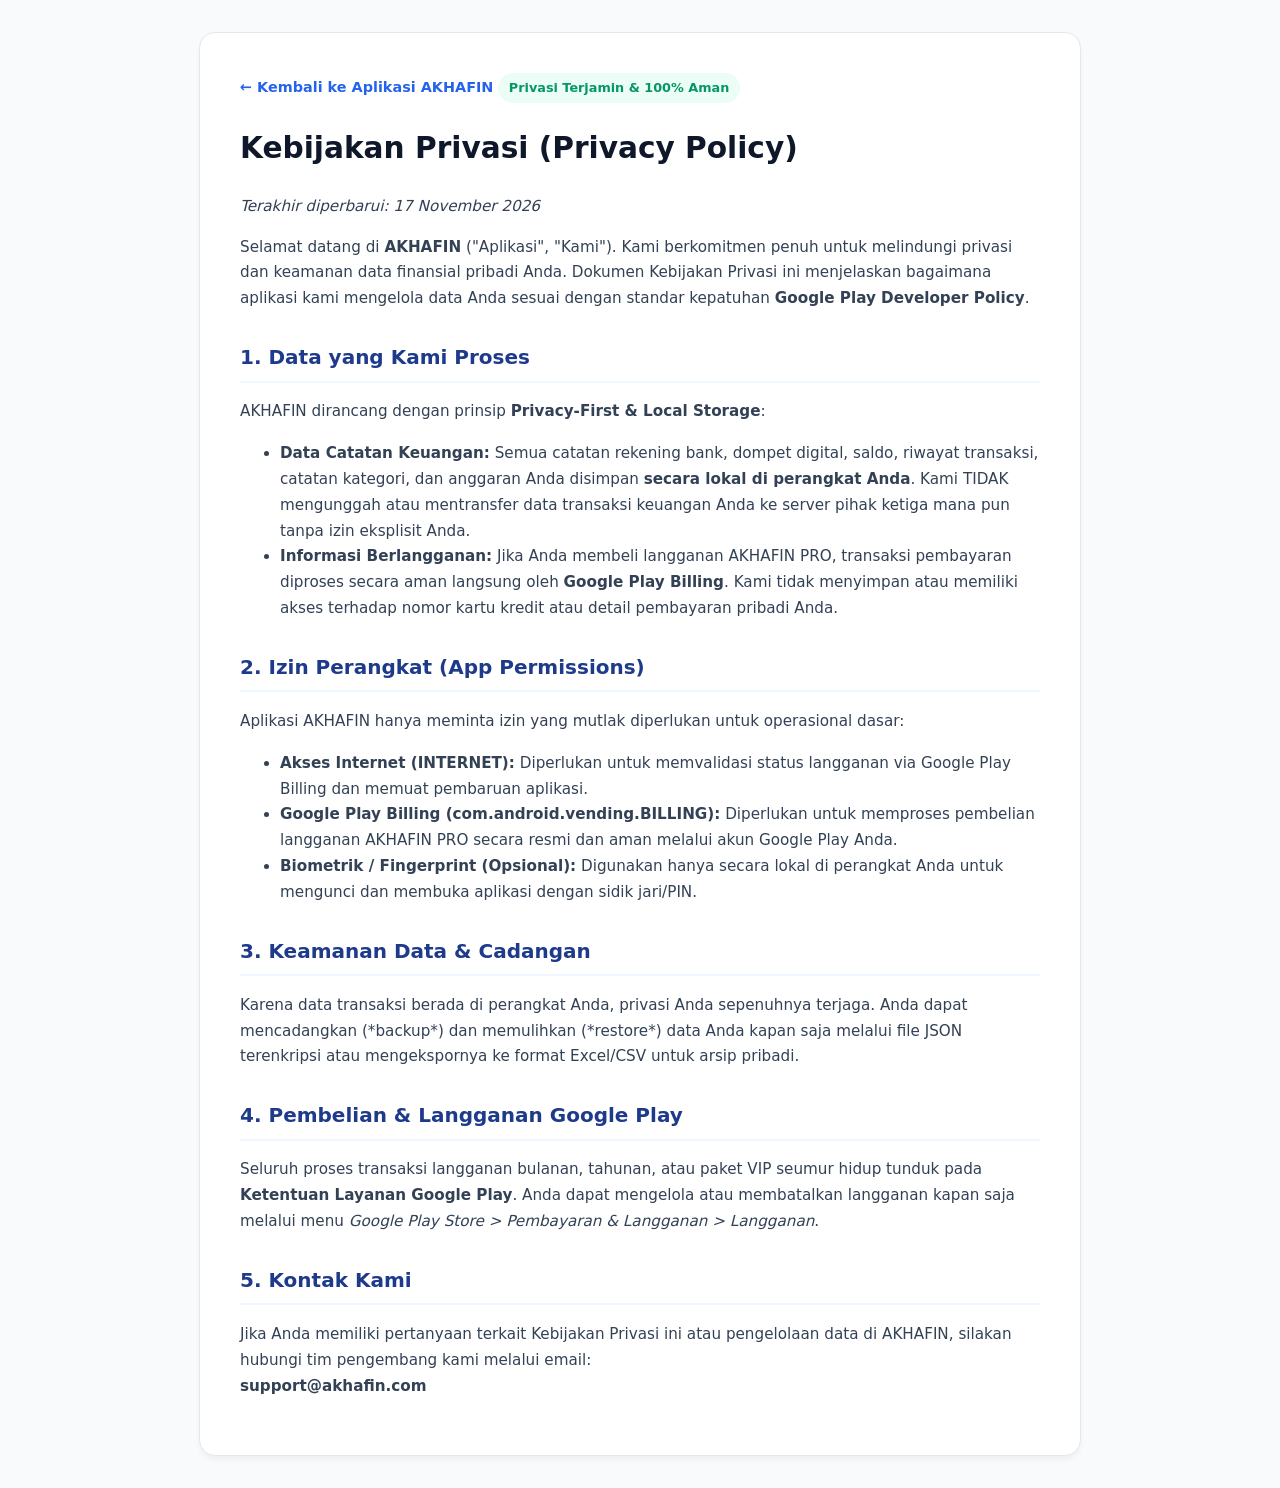
<file: kebijakan-privasi.html>
<!DOCTYPE html>
<html lang="id">
<head>
  <meta charset="UTF-8">
  <meta name="viewport" content="width=device-width, initial-scale=1.0">
  <title>Kebijakan Privasi - AKHAFIN</title>
  <style>
    body {
      font-family: system-ui, -apple-system, BlinkMacSystemFont, 'Segoe UI', Roboto, sans-serif;
      line-height: 1.7;
      color: #1e293b;
      background: #f8fafc;
      margin: 0;
      padding: 2rem 1rem;
    }
    .container {
      max-width: 800px;
      margin: 0 auto;
      background: #ffffff;
      padding: 2.5rem;
      border-radius: 16px;
      box-shadow: 0 4px 6px -1px rgba(0,0,0,0.05);
      border: 1px solid #e2e8f0;
    }
    h1 { color: #0f172a; font-size: 1.85rem; margin-top: 0; }
    h2 { color: #1e3a8a; font-size: 1.25rem; margin-top: 1.75rem; border-bottom: 2px solid #eff6ff; padding-bottom: 0.4rem; }
    p, li { font-size: 0.95rem; color: #334155; }
    .badge {
      display: inline-block;
      background: #ecfdf5;
      color: #059669;
      font-size: 0.8rem;
      font-weight: 700;
      padding: 0.25rem 0.65rem;
      border-radius: 9999px;
      margin-bottom: 1rem;
    }
    .back-link {
      display: inline-block;
      margin-bottom: 1.5rem;
      color: #2563eb;
      text-decoration: none;
      font-weight: 600;
      font-size: 0.9rem;
    }
    .back-link:hover { text-decoration: underline; }
  </style>
</head>
<body>
  <div class="container">
    <a href="index.html" class="back-link">← Kembali ke Aplikasi AKHAFIN</a>
    <span class="badge">Privasi Terjamin & 100% Aman</span>
    <h1>Kebijakan Privasi (Privacy Policy)</h1>
    <p><em>Terakhir diperbarui: 17 November 2026</em></p>

    <p>
      Selamat datang di <strong>AKHAFIN</strong> ("Aplikasi", "Kami"). Kami berkomitmen penuh untuk melindungi privasi dan keamanan data finansial pribadi Anda. Dokumen Kebijakan Privasi ini menjelaskan bagaimana aplikasi kami mengelola data Anda sesuai dengan standar kepatuhan <strong>Google Play Developer Policy</strong>.
    </p>

    <h2>1. Data yang Kami Proses</h2>
    <p>
      AKHAFIN dirancang dengan prinsip <strong>Privacy-First & Local Storage</strong>:
    </p>
    <ul>
      <li><strong>Data Catatan Keuangan:</strong> Semua catatan rekening bank, dompet digital, saldo, riwayat transaksi, catatan kategori, dan anggaran Anda disimpan <strong>secara lokal di perangkat Anda</strong>. Kami TIDAK mengunggah atau mentransfer data transaksi keuangan Anda ke server pihak ketiga mana pun tanpa izin eksplisit Anda.</li>
      <li><strong>Informasi Berlangganan:</strong> Jika Anda membeli langganan AKHAFIN PRO, transaksi pembayaran diproses secara aman langsung oleh <strong>Google Play Billing</strong>. Kami tidak menyimpan atau memiliki akses terhadap nomor kartu kredit atau detail pembayaran pribadi Anda.</li>
    </ul>

    <h2>2. Izin Perangkat (App Permissions)</h2>
    <p>Aplikasi AKHAFIN hanya meminta izin yang mutlak diperlukan untuk operasional dasar:</p>
    <ul>
      <li><strong>Akses Internet (INTERNET):</strong> Diperlukan untuk memvalidasi status langganan via Google Play Billing dan memuat pembaruan aplikasi.</li>
      <li><strong>Google Play Billing (com.android.vending.BILLING):</strong> Diperlukan untuk memproses pembelian langganan AKHAFIN PRO secara resmi dan aman melalui akun Google Play Anda.</li>
      <li><strong>Biometrik / Fingerprint (Opsional):</strong> Digunakan hanya secara lokal di perangkat Anda untuk mengunci dan membuka aplikasi dengan sidik jari/PIN.</li>
    </ul>

    <h2>3. Keamanan Data & Cadangan</h2>
    <p>
      Karena data transaksi berada di perangkat Anda, privasi Anda sepenuhnya terjaga. Anda dapat mencadangkan (*backup*) dan memulihkan (*restore*) data Anda kapan saja melalui file JSON terenkripsi atau mengekspornya ke format Excel/CSV untuk arsip pribadi.
    </p>

    <h2>4. Pembelian & Langganan Google Play</h2>
    <p>
      Seluruh proses transaksi langganan bulanan, tahunan, atau paket VIP seumur hidup tunduk pada <strong>Ketentuan Layanan Google Play</strong>. Anda dapat mengelola atau membatalkan langganan kapan saja melalui menu <em>Google Play Store &gt; Pembayaran &amp; Langganan &gt; Langganan</em>.
    </p>

    <h2>5. Kontak Kami</h2>
    <p>
      Jika Anda memiliki pertanyaan terkait Kebijakan Privasi ini atau pengelolaan data di AKHAFIN, silakan hubungi tim pengembang kami melalui email:
      <br><strong>support@akhafin.com</strong>
    </p>
  </div>
</body>
</html>
</file>
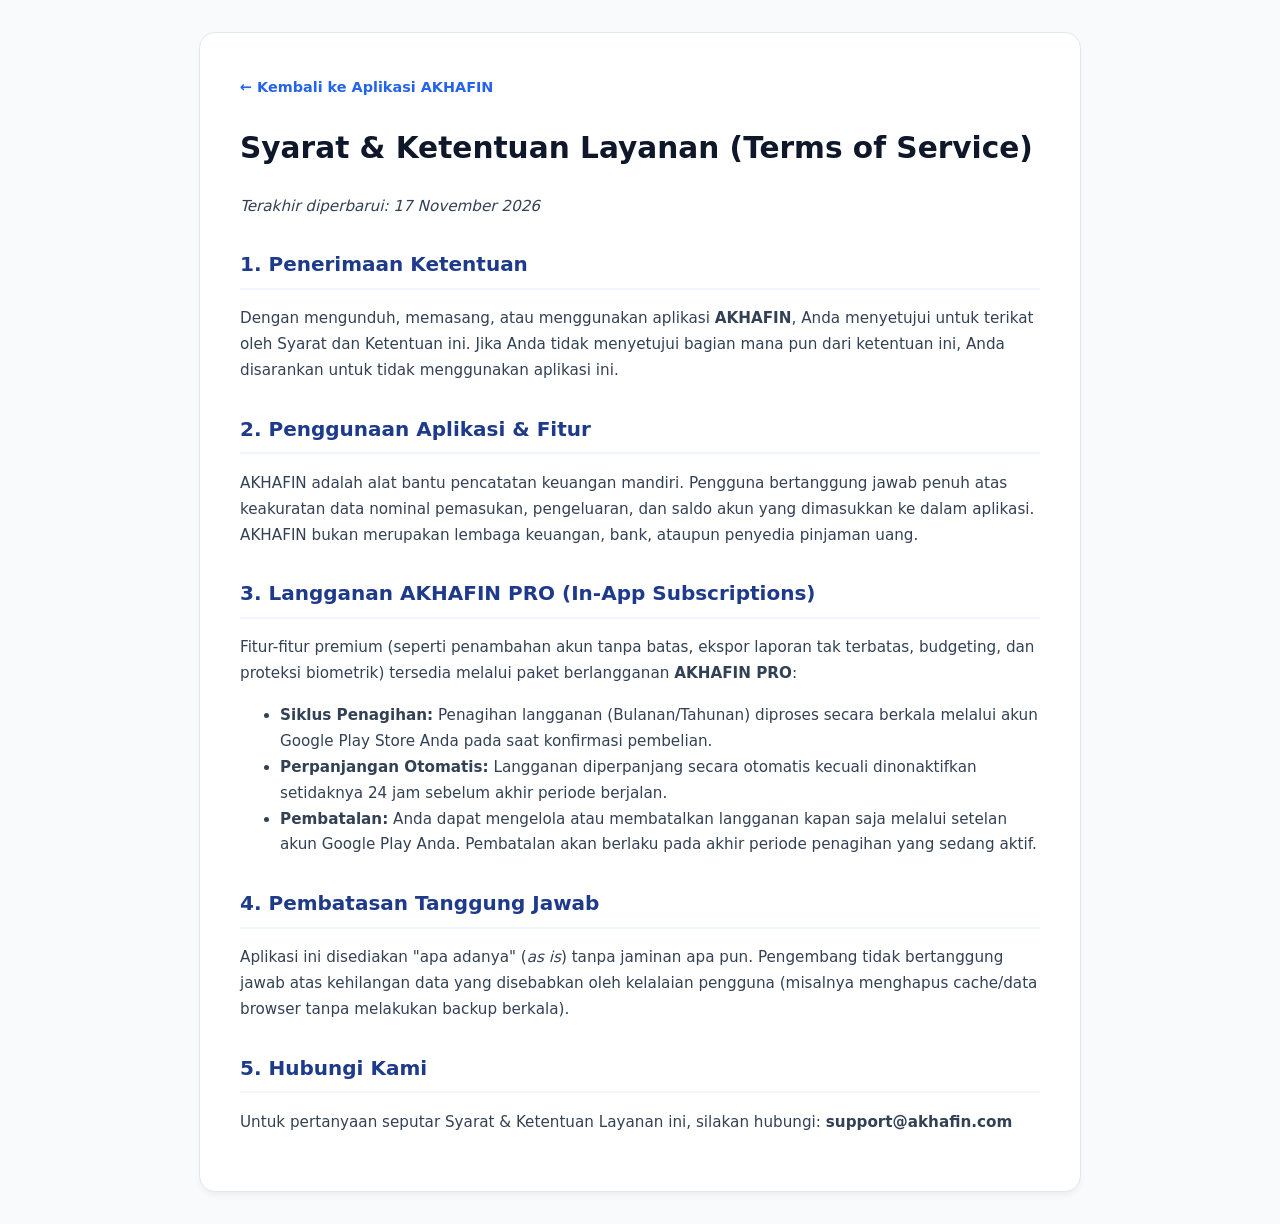
<file: syarat-ketentuan.html>
<!DOCTYPE html>
<html lang="id">
<head>
  <meta charset="UTF-8">
  <meta name="viewport" content="width=device-width, initial-scale=1.0">
  <title>Syarat & Ketentuan Layanan - AKHAFIN</title>
  <style>
    body {
      font-family: system-ui, -apple-system, BlinkMacSystemFont, 'Segoe UI', Roboto, sans-serif;
      line-height: 1.7;
      color: #1e293b;
      background: #f8fafc;
      margin: 0;
      padding: 2rem 1rem;
    }
    .container {
      max-width: 800px;
      margin: 0 auto;
      background: #ffffff;
      padding: 2.5rem;
      border-radius: 16px;
      box-shadow: 0 4px 6px -1px rgba(0,0,0,0.05);
      border: 1px solid #e2e8f0;
    }
    h1 { color: #0f172a; font-size: 1.85rem; margin-top: 0; }
    h2 { color: #1e3a8a; font-size: 1.25rem; margin-top: 1.75rem; border-bottom: 2px solid #eff6ff; padding-bottom: 0.4rem; }
    p, li { font-size: 0.95rem; color: #334155; }
    .back-link {
      display: inline-block;
      margin-bottom: 1.5rem;
      color: #2563eb;
      text-decoration: none;
      font-weight: 600;
      font-size: 0.9rem;
    }
    .back-link:hover { text-decoration: underline; }
  </style>
</head>
<body>
  <div class="container">
    <a href="index.html" class="back-link">← Kembali ke Aplikasi AKHAFIN</a>
    <h1>Syarat &amp; Ketentuan Layanan (Terms of Service)</h1>
    <p><em>Terakhir diperbarui: 17 November 2026</em></p>

    <h2>1. Penerimaan Ketentuan</h2>
    <p>
      Dengan mengunduh, memasang, atau menggunakan aplikasi <strong>AKHAFIN</strong>, Anda menyetujui untuk terikat oleh Syarat dan Ketentuan ini. Jika Anda tidak menyetujui bagian mana pun dari ketentuan ini, Anda disarankan untuk tidak menggunakan aplikasi ini.
    </p>

    <h2>2. Penggunaan Aplikasi & Fitur</h2>
    <p>
      AKHAFIN adalah alat bantu pencatatan keuangan mandiri. Pengguna bertanggung jawab penuh atas keakuratan data nominal pemasukan, pengeluaran, dan saldo akun yang dimasukkan ke dalam aplikasi. AKHAFIN bukan merupakan lembaga keuangan, bank, ataupun penyedia pinjaman uang.
    </p>

    <h2>3. Langganan AKHAFIN PRO (In-App Subscriptions)</h2>
    <p>
      Fitur-fitur premium (seperti penambahan akun tanpa batas, ekspor laporan tak terbatas, budgeting, dan proteksi biometrik) tersedia melalui paket berlangganan <strong>AKHAFIN PRO</strong>:
    </p>
    <ul>
      <li><strong>Siklus Penagihan:</strong> Penagihan langganan (Bulanan/Tahunan) diproses secara berkala melalui akun Google Play Store Anda pada saat konfirmasi pembelian.</li>
      <li><strong>Perpanjangan Otomatis:</strong> Langganan diperpanjang secara otomatis kecuali dinonaktifkan setidaknya 24 jam sebelum akhir periode berjalan.</li>
      <li><strong>Pembatalan:</strong> Anda dapat mengelola atau membatalkan langganan kapan saja melalui setelan akun Google Play Anda. Pembatalan akan berlaku pada akhir periode penagihan yang sedang aktif.</li>
    </ul>

    <h2>4. Pembatasan Tanggung Jawab</h2>
    <p>
      Aplikasi ini disediakan "apa adanya" (<em>as is</em>) tanpa jaminan apa pun. Pengembang tidak bertanggung jawab atas kehilangan data yang disebabkan oleh kelalaian pengguna (misalnya menghapus cache/data browser tanpa melakukan backup berkala).
    </p>

    <h2>5. Hubungi Kami</h2>
    <p>
      Untuk pertanyaan seputar Syarat &amp; Ketentuan Layanan ini, silakan hubungi: <strong>support@akhafin.com</strong>
    </p>
  </div>
</body>
</html>
</file>
<file: style.css>
/* ==========================================================================
   AKHAFIN - Smart Cashflow & Multi-Wallet Financial Tracker
   Modern Design System & Responsive Stylesheet
   ========================================================================== */

:root {
  /* Color Palette - Light Theme */
  --bg-primary: #f8fafc;
  --bg-secondary: #ffffff;
  --bg-tertiary: #f1f5f9;
  --bg-card: #ffffff;
  --bg-card-hover: #f8fafc;
  
  --text-primary: #0f172a;
  --text-secondary: #475569;
  --text-muted: #94a3b8;
  --text-inverse: #ffffff;
  
  --border-color: #e2e8f0;
  --border-light: #f1f5f9;
  --border-focus: #3b82f6;
  
  --primary: #2563eb;
  --primary-hover: #1d4ed8;
  --primary-light: #eff6ff;
  --primary-glow: rgba(37, 99, 235, 0.15);

  --income: #10b981;
  --income-hover: #059669;
  --income-light: #ecfdf5;
  --income-border: #a7f3d0;
  
  --expense: #ef4444;
  --expense-hover: #dc2626;
  --expense-light: #fef2f2;
  --expense-border: #fecaca;
  
  --transfer: #8b5cf6;
  --transfer-hover: #7c3aed;
  --transfer-light: #f5f3ff;
  --transfer-border: #ddd6fe;

  --accent-amber: #f59e0b;
  --accent-cyan: #06b6d4;

  --shadow-xs: 0 1px 2px 0 rgba(0, 0, 0, 0.05);
  --shadow-sm: 0 1px 3px 0 rgba(0, 0, 0, 0.08), 0 1px 2px -1px rgba(0, 0, 0, 0.08);
  --shadow-md: 0 4px 6px -1px rgba(0, 0, 0, 0.08), 0 2px 4px -2px rgba(0, 0, 0, 0.06);
  --shadow-lg: 0 10px 15px -3px rgba(0, 0, 0, 0.08), 0 4px 6px -4px rgba(0, 0, 0, 0.05);
  --shadow-xl: 0 20px 25px -5px rgba(0, 0, 0, 0.1), 0 8px 10px -6px rgba(0, 0, 0, 0.06);
  
  --radius-sm: 8px;
  --radius-md: 12px;
  --radius-lg: 16px;
  --radius-xl: 22px;
  --radius-full: 9999px;

  --transition-fast: 0.15s ease;
  --transition-normal: 0.25s ease;
  --font-family: system-ui, -apple-system, BlinkMacSystemFont, 'Segoe UI', Roboto, Helvetica, Arial, sans-serif;
}

/* Dark Theme Variables */
[data-theme="dark"] {
  --bg-primary: #0b0f19;
  --bg-secondary: #111827;
  --bg-tertiary: #1f2937;
  --bg-card: #141d2e;
  --bg-card-hover: #1a253a;
  
  --text-primary: #f8fafc;
  --text-secondary: #cbd5e1;
  --text-muted: #64748b;
  --text-inverse: #0f172a;
  
  --border-color: #243247;
  --border-light: #1b263b;
  --border-focus: #60a5fa;

  --primary: #3b82f6;
  --primary-hover: #60a5fa;
  --primary-light: rgba(59, 130, 246, 0.15);
  --primary-glow: rgba(59, 130, 246, 0.25);

  --income: #10b981;
  --income-hover: #34d399;
  --income-light: rgba(16, 185, 129, 0.15);
  --income-border: rgba(16, 185, 129, 0.3);

  --expense: #f87171;
  --expense-hover: #ef4444;
  --expense-light: rgba(239, 68, 68, 0.15);
  --expense-border: rgba(239, 68, 68, 0.3);

  --transfer: #a78bfa;
  --transfer-hover: #8b5cf6;
  --transfer-light: rgba(139, 92, 246, 0.15);
  --transfer-border: rgba(139, 92, 246, 0.3);

  --shadow-xs: 0 1px 2px 0 rgba(0, 0, 0, 0.3);
  --shadow-sm: 0 1px 3px 0 rgba(0, 0, 0, 0.4);
  --shadow-md: 0 4px 6px -1px rgba(0, 0, 0, 0.5);
  --shadow-lg: 0 10px 15px -3px rgba(0, 0, 0, 0.5);
  --shadow-xl: 0 20px 25px -5px rgba(0, 0, 0, 0.6);
}

/* Base Reset */
*, *::before, *::after {
  box-sizing: border-box;
  margin: 0;
  padding: 0;
}

body {
  font-family: var(--font-family);
  background-color: var(--bg-primary);
  color: var(--text-primary);
  line-height: 1.5;
  -webkit-font-smoothing: antialiased;
  min-height: 100vh;
  display: flex;
  flex-direction: column;
  transition: background-color var(--transition-normal), color var(--transition-normal);
  overscroll-behavior-y: none;
}

/* Typography Helpers */
h1, h2, h3, h4, h5, h6 {
  font-weight: 700;
  line-height: 1.25;
  color: var(--text-primary);
}

a {
  color: var(--primary);
  text-decoration: none;
}

button, input, select, textarea {
  font-family: inherit;
  font-size: inherit;
}

/* Container & Layout */
.app-container {
  max-width: 1360px;
  width: 100%;
  margin: 0 auto;
  padding: 0 1.25rem 3rem;
  flex: 1;
}

/* ==========================================================================
   Header & Navigation
   ========================================================================== */
.app-header {
  position: sticky;
  top: 0;
  z-index: 40;
  background-color: var(--bg-secondary);
  border-bottom: 1px solid var(--border-color);
  backdrop-filter: blur(12px);
  box-shadow: var(--shadow-sm);
  transition: background-color var(--transition-normal), border-color var(--transition-normal);
}

.header-inner {
  max-width: 1360px;
  margin: 0 auto;
  padding: 0.85rem 1.25rem;
  display: flex;
  align-items: center;
  justify-content: space-between;
  gap: 1rem;
}

.brand-wrapper {
  display: flex;
  align-items: center;
  gap: 0.75rem;
  text-decoration: none;
}

.brand-logo-icon {
  width: 44px;
  height: 44px;
  border-radius: var(--radius-md);
  background: linear-gradient(135deg, #2563eb 0%, #10b981 100%);
  display: flex;
  align-items: center;
  justify-content: center;
  color: white;
  box-shadow: 0 4px 12px rgba(37, 99, 235, 0.35);
  flex-shrink: 0;
}

.brand-logo-icon svg {
  width: 26px;
  height: 26px;
}

.brand-info {
  display: flex;
  flex-direction: column;
}

.brand-title {
  font-size: 1.45rem;
  font-weight: 800;
  letter-spacing: -0.025em;
  background: linear-gradient(135deg, #3b82f6 0%, #06b6d4 50%, #10b981 100%);
  -webkit-background-clip: text;
  -webkit-text-fill-color: transparent;
  line-height: 1.1;
}

.brand-subtitle {
  font-size: 0.75rem;
  font-weight: 600;
  color: var(--text-muted);
  text-transform: uppercase;
  letter-spacing: 0.05em;
}

/* Nav Tabs */
.main-nav {
  display: flex;
  align-items: center;
  gap: 0.25rem;
  background: var(--bg-tertiary);
  padding: 0.3rem;
  border-radius: var(--radius-lg);
  border: 1px solid var(--border-color);
}

.nav-item {
  display: inline-flex;
  align-items: center;
  gap: 0.5rem;
  padding: 0.55rem 1rem;
  border-radius: var(--radius-md);
  border: none;
  background: transparent;
  color: var(--text-secondary);
  font-size: 0.88rem;
  font-weight: 600;
  cursor: pointer;
  transition: all var(--transition-fast);
  white-space: nowrap;
}

.nav-item:hover {
  color: var(--text-primary);
  background: rgba(0, 0, 0, 0.04);
}

[data-theme="dark"] .nav-item:hover {
  background: rgba(255, 255, 255, 0.06);
}

.nav-item.active {
  background: var(--bg-card);
  color: var(--primary);
  box-shadow: var(--shadow-sm);
}

.nav-item svg {
  width: 18px;
  height: 18px;
}

/* Header Action Tools */
.header-actions {
  display: flex;
  align-items: center;
  gap: 0.65rem;
}

.icon-btn {
  display: inline-flex;
  align-items: center;
  justify-content: center;
  width: 40px;
  height: 40px;
  border-radius: var(--radius-md);
  border: 1px solid var(--border-color);
  background: var(--bg-card);
  color: var(--text-secondary);
  cursor: pointer;
  transition: all var(--transition-fast);
}

.icon-btn:hover {
  background: var(--bg-tertiary);
  color: var(--text-primary);
  border-color: var(--text-muted);
}

/* Primary Button */
.btn-primary {
  display: inline-flex;
  align-items: center;
  justify-content: center;
  gap: 0.5rem;
  background: linear-gradient(135deg, var(--primary) 0%, #1d4ed8 100%);
  color: white;
  border: none;
  padding: 0.6rem 1.15rem;
  border-radius: var(--radius-md);
  font-size: 0.9rem;
  font-weight: 600;
  cursor: pointer;
  box-shadow: 0 4px 10px var(--primary-glow);
  transition: all var(--transition-fast);
}

.btn-primary:hover {
  transform: translateY(-1px);
  box-shadow: 0 6px 14px var(--primary-glow);
}

.btn-primary:active {
  transform: translateY(0);
}

.btn-secondary {
  display: inline-flex;
  align-items: center;
  justify-content: center;
  gap: 0.5rem;
  background: var(--bg-tertiary);
  color: var(--text-primary);
  border: 1px solid var(--border-color);
  padding: 0.6rem 1.15rem;
  border-radius: var(--radius-md);
  font-size: 0.9rem;
  font-weight: 600;
  cursor: pointer;
  transition: all var(--transition-fast);
}

.btn-secondary:hover {
  background: var(--border-color);
}

.btn-install-header {
  display: inline-flex;
  align-items: center;
  gap: 0.4rem;
  background: linear-gradient(135deg, #10b981 0%, #059669 100%);
  color: white;
  border: none;
  padding: 0.55rem 0.95rem;
  border-radius: var(--radius-md);
  font-size: 0.85rem;
  font-weight: 700;
  cursor: pointer;
  box-shadow: 0 4px 10px rgba(16, 185, 129, 0.25);
  transition: all var(--transition-fast);
}

.btn-install-header:hover {
  transform: translateY(-1px);
  box-shadow: 0 6px 14px rgba(16, 185, 129, 0.35);
}

.btn-success {
  background: linear-gradient(135deg, #10b981 0%, #059669 100%);
  color: white;
  border: none;
  box-shadow: 0 4px 10px rgba(16, 185, 129, 0.25);
}

.btn-success:hover {
  background: #059669;
}

.btn-danger {
  background: #ef4444;
  color: white;
  border: none;
}

.btn-danger:hover {
  background: #dc2626;
}

.btn-sm {
  padding: 0.38rem 0.75rem;
  font-size: 0.8rem;
  border-radius: var(--radius-sm);
}

/* ==========================================================================
   PWA Install Banner
   ========================================================================== */
.pwa-install-banner {
  background: linear-gradient(135deg, #1e3a8a 0%, #065f46 100%);
  color: white;
  border-radius: var(--radius-lg);
  padding: 1rem 1.4rem;
  margin-top: 1.25rem;
  display: flex;
  align-items: center;
  justify-content: space-between;
  flex-wrap: wrap;
  gap: 1rem;
  box-shadow: var(--shadow-md);
  border: 1px solid rgba(255, 255, 255, 0.15);
}

.pwa-banner-left {
  display: flex;
  align-items: center;
  gap: 0.85rem;
}

.pwa-banner-icon {
  width: 48px;
  height: 48px;
  border-radius: var(--radius-md);
  background: white;
  display: flex;
  align-items: center;
  justify-content: center;
  flex-shrink: 0;
  box-shadow: 0 4px 10px rgba(0, 0, 0, 0.2);
}

.pwa-banner-icon img {
  width: 40px;
  height: 40px;
  border-radius: var(--radius-sm);
}

.pwa-banner-text h4 {
  font-size: 1.05rem;
  font-weight: 700;
  color: white;
  margin-bottom: 0.2rem;
}

.pwa-banner-text p {
  font-size: 0.82rem;
  color: #e2e8f0;
}

.pwa-banner-actions {
  display: flex;
  align-items: center;
  gap: 0.65rem;
}

.btn-pwa-install {
  background: #ffffff;
  color: #1e3a8a;
  border: none;
  font-weight: 700;
  font-size: 0.88rem;
  padding: 0.55rem 1.15rem;
  border-radius: var(--radius-full);
  cursor: pointer;
  box-shadow: 0 4px 12px rgba(0, 0, 0, 0.15);
  display: inline-flex;
  align-items: center;
  gap: 0.4rem;
  transition: all var(--transition-fast);
}

.btn-pwa-install:hover {
  transform: translateY(-2px);
  background: #f8fafc;
}

.btn-pwa-guide {
  background: rgba(255, 255, 255, 0.2);
  color: white;
  border: 1px solid rgba(255, 255, 255, 0.35);
  font-weight: 600;
  font-size: 0.82rem;
  padding: 0.55rem 0.95rem;
  border-radius: var(--radius-full);
  cursor: pointer;
  transition: all var(--transition-fast);
}

.btn-pwa-guide:hover {
  background: rgba(255, 255, 255, 0.3);
}

/* ==========================================================================
   Dashboard Overview Cards
   ========================================================================== */
.stats-grid {
  display: grid;
  grid-template-columns: repeat(auto-fit, minmax(260px, 1fr));
  gap: 1.25rem;
  margin: 1.5rem 0;
}

.stat-card {
  background: var(--bg-card);
  border: 1px solid var(--border-color);
  border-radius: var(--radius-lg);
  padding: 1.35rem 1.5rem;
  box-shadow: var(--shadow-sm);
  position: relative;
  overflow: hidden;
  display: flex;
  flex-direction: column;
  transition: transform var(--transition-fast), box-shadow var(--transition-fast);
}

.stat-card:hover {
  transform: translateY(-2px);
  box-shadow: var(--shadow-md);
}

.stat-header {
  display: flex;
  align-items: center;
  justify-content: space-between;
  margin-bottom: 0.75rem;
}

.stat-label {
  font-size: 0.85rem;
  font-weight: 600;
  color: var(--text-secondary);
  text-transform: uppercase;
  letter-spacing: 0.04em;
}

.stat-icon {
  width: 42px;
  height: 42px;
  border-radius: var(--radius-md);
  display: flex;
  align-items: center;
  justify-content: center;
  flex-shrink: 0;
}

.stat-icon.total {
  background: var(--primary-light);
  color: var(--primary);
}

.stat-icon.income {
  background: var(--income-light);
  color: var(--income);
}

.stat-icon.expense {
  background: var(--expense-light);
  color: var(--expense);
}

.stat-icon.cashflow {
  background: var(--transfer-light);
  color: var(--transfer);
}

.stat-value {
  font-size: 1.85rem;
  font-weight: 800;
  letter-spacing: -0.03em;
  color: var(--text-primary);
  margin-bottom: 0.5rem;
}

.stat-footer {
  display: flex;
  align-items: center;
  justify-content: space-between;
  font-size: 0.82rem;
  color: var(--text-muted);
  border-top: 1px solid var(--border-light);
  padding-top: 0.65rem;
  margin-top: auto;
}

.stat-badge {
  display: inline-flex;
  align-items: center;
  gap: 0.25rem;
  font-size: 0.75rem;
  font-weight: 700;
  padding: 0.2rem 0.55rem;
  border-radius: var(--radius-full);
}

.badge-surplus {
  background: var(--income-light);
  color: var(--income);
}

.badge-deficit {
  background: var(--expense-light);
  color: var(--expense);
}

.badge-neutral {
  background: var(--bg-tertiary);
  color: var(--text-secondary);
}

/* ==========================================================================
   Section Layouts
   ========================================================================== */
.section-wrapper {
  margin-bottom: 2rem;
}

.section-header {
  display: flex;
  align-items: center;
  justify-content: space-between;
  margin-bottom: 1.25rem;
  flex-wrap: wrap;
  gap: 0.75rem;
}

.section-title-wrap {
  display: flex;
  align-items: center;
  gap: 0.65rem;
}

.section-title {
  font-size: 1.25rem;
  font-weight: 700;
}

.section-counter {
  font-size: 0.8rem;
  font-weight: 700;
  background: var(--bg-tertiary);
  color: var(--text-secondary);
  padding: 0.2rem 0.65rem;
  border-radius: var(--radius-full);
}

/* Dashboard Two-Column Grid */
.dashboard-grid-2 {
  display: grid;
  grid-template-columns: 1.4fr 1fr;
  gap: 1.5rem;
  margin-bottom: 1.75rem;
}

@media (max-width: 960px) {
  .dashboard-grid-2 {
    grid-template-columns: 1fr;
  }
}

.chart-card {
  background: var(--bg-card);
  border: 1px solid var(--border-color);
  border-radius: var(--radius-lg);
  padding: 1.35rem 1.5rem;
  box-shadow: var(--shadow-sm);
  display: flex;
  flex-direction: column;
}

.chart-header {
  display: flex;
  align-items: center;
  justify-content: space-between;
  margin-bottom: 1.25rem;
  flex-wrap: wrap;
  gap: 0.5rem;
}

.chart-canvas-container {
  position: relative;
  width: 100%;
  min-height: 280px;
  max-height: 320px;
  display: flex;
  align-items: center;
  justify-content: center;
}

canvas.custom-chart {
  width: 100% !important;
  height: 100% !important;
}

/* ==========================================================================
   Multi-Bank & E-Wallet Cards
   ========================================================================== */
.accounts-filter-bar {
  display: flex;
  align-items: center;
  gap: 0.5rem;
  overflow-x: auto;
  padding-bottom: 0.5rem;
  margin-bottom: 1rem;
}

.filter-chip {
  padding: 0.4rem 0.9rem;
  font-size: 0.82rem;
  font-weight: 600;
  border-radius: var(--radius-full);
  border: 1px solid var(--border-color);
  background: var(--bg-card);
  color: var(--text-secondary);
  cursor: pointer;
  white-space: nowrap;
  transition: all var(--transition-fast);
}

.filter-chip:hover {
  background: var(--bg-tertiary);
  color: var(--text-primary);
}

.filter-chip.active {
  background: var(--primary);
  color: white;
  border-color: var(--primary);
}

.accounts-grid {
  display: grid;
  grid-template-columns: repeat(auto-fill, minmax(310px, 1fr));
  gap: 1.25rem;
}

/* Bank / E-Wallet Card Design */
.wallet-card {
  background: var(--bg-card);
  border: 1px solid var(--border-color);
  border-radius: var(--radius-xl);
  padding: 1.4rem;
  box-shadow: var(--shadow-sm);
  position: relative;
  display: flex;
  flex-direction: column;
  justify-content: space-between;
  overflow: hidden;
  transition: transform var(--transition-fast), box-shadow var(--transition-fast), border-color var(--transition-fast);
}

.wallet-card::before {
  content: '';
  position: absolute;
  top: 0;
  left: 0;
  right: 0;
  height: 6px;
  background: var(--card-accent, var(--primary));
}

.wallet-card:hover {
  transform: translateY(-3px);
  box-shadow: var(--shadow-lg);
  border-color: var(--text-muted);
}

.wallet-top {
  display: flex;
  align-items: flex-start;
  justify-content: space-between;
  margin-bottom: 1.2rem;
}

.wallet-provider-info {
  display: flex;
  align-items: center;
  gap: 0.75rem;
}

.wallet-badge-icon {
  width: 44px;
  height: 44px;
  border-radius: var(--radius-md);
  display: flex;
  align-items: center;
  justify-content: center;
  font-weight: 800;
  font-size: 0.85rem;
  color: white;
  box-shadow: var(--shadow-sm);
  flex-shrink: 0;
}

.wallet-meta {
  display: flex;
  flex-direction: column;
}

.wallet-name {
  font-size: 1.05rem;
  font-weight: 700;
  color: var(--text-primary);
  line-height: 1.2;
}

.wallet-type-tag {
  display: inline-flex;
  align-items: center;
  gap: 0.3rem;
  font-size: 0.72rem;
  font-weight: 700;
  color: var(--text-muted);
  text-transform: uppercase;
  letter-spacing: 0.05em;
  margin-top: 0.2rem;
}

.wallet-actions {
  display: flex;
  align-items: center;
  gap: 0.35rem;
}

.wallet-action-btn {
  background: none;
  border: none;
  color: var(--text-muted);
  padding: 0.35rem;
  border-radius: var(--radius-sm);
  cursor: pointer;
  display: flex;
  align-items: center;
  justify-content: center;
  transition: all var(--transition-fast);
}

.wallet-action-btn:hover {
  background: var(--bg-tertiary);
  color: var(--text-primary);
}

.wallet-balance-box {
  margin-bottom: 1.1rem;
}

.wallet-balance-label {
  font-size: 0.78rem;
  font-weight: 600;
  color: var(--text-muted);
  text-transform: uppercase;
  letter-spacing: 0.03em;
  margin-bottom: 0.25rem;
}

.wallet-balance-amount {
  font-size: 1.65rem;
  font-weight: 800;
  letter-spacing: -0.03em;
  color: var(--text-primary);
}

.wallet-bottom {
  display: flex;
  align-items: center;
  justify-content: space-between;
  border-top: 1px solid var(--border-light);
  padding-top: 0.75rem;
  font-size: 0.82rem;
}

.wallet-acc-number {
  font-family: monospace;
  font-size: 0.85rem;
  color: var(--text-secondary);
  font-weight: 600;
}

.wallet-history-link {
  color: var(--primary);
  font-weight: 600;
  font-size: 0.78rem;
  cursor: pointer;
  display: inline-flex;
  align-items: center;
  gap: 0.25rem;
  border: none;
  background: none;
  padding: 0.25rem 0.5rem;
  border-radius: var(--radius-sm);
}

.wallet-history-link:hover {
  background: var(--primary-light);
}

/* Quick Summary Bar for Wallets */
.wallet-summary-banner {
  background: linear-gradient(135deg, #1e293b 0%, #0f172a 100%);
  color: white;
  border-radius: var(--radius-xl);
  padding: 1.5rem 2rem;
  margin-bottom: 1.5rem;
  display: flex;
  align-items: center;
  justify-content: space-between;
  flex-wrap: wrap;
  gap: 1.5rem;
  box-shadow: var(--shadow-md);
}

.summary-breakdown {
  display: flex;
  align-items: center;
  gap: 2rem;
  flex-wrap: wrap;
}

.breakdown-item {
  display: flex;
  flex-direction: column;
}

.breakdown-label {
  font-size: 0.78rem;
  color: #94a3b8;
  font-weight: 600;
  text-transform: uppercase;
  letter-spacing: 0.04em;
}

.breakdown-value {
  font-size: 1.25rem;
  font-weight: 700;
  color: white;
}

/* ==========================================================================
   Transactions & Cashflow List
   ========================================================================== */
.transactions-filter-panel {
  background: var(--bg-card);
  border: 1px solid var(--border-color);
  border-radius: var(--radius-lg);
  padding: 1rem 1.25rem;
  margin-bottom: 1.25rem;
  display: flex;
  flex-wrap: wrap;
  align-items: center;
  justify-content: space-between;
  gap: 0.85rem;
}

.filter-group {
  display: flex;
  align-items: center;
  gap: 0.65rem;
  flex-wrap: wrap;
}

.search-input-wrap {
  position: relative;
  min-width: 220px;
}

.search-icon {
  position: absolute;
  left: 0.75rem;
  top: 50%;
  transform: translateY(-50%);
  color: var(--text-muted);
  pointer-events: none;
}

.search-input {
  width: 100%;
  padding: 0.5rem 0.75rem 0.5rem 2.25rem;
  border: 1px solid var(--border-color);
  border-radius: var(--radius-md);
  background: var(--bg-primary);
  color: var(--text-primary);
  font-size: 0.88rem;
  transition: border-color var(--transition-fast);
}

.search-input:focus {
  outline: none;
  border-color: var(--primary);
}

.select-filter {
  padding: 0.5rem 0.85rem;
  border: 1px solid var(--border-color);
  border-radius: var(--radius-md);
  background: var(--bg-primary);
  color: var(--text-primary);
  font-size: 0.88rem;
  font-weight: 500;
  cursor: pointer;
}

.select-filter:focus {
  outline: none;
  border-color: var(--primary);
}

/* Table Style */
.table-responsive {
  width: 100%;
  overflow-x: auto;
  background: var(--bg-card);
  border: 1px solid var(--border-color);
  border-radius: var(--radius-lg);
  box-shadow: var(--shadow-sm);
}

.data-table {
  width: 100%;
  border-collapse: collapse;
  text-align: left;
  font-size: 0.9rem;
}

.data-table th {
  background: var(--bg-tertiary);
  color: var(--text-secondary);
  font-weight: 700;
  font-size: 0.78rem;
  text-transform: uppercase;
  letter-spacing: 0.05em;
  padding: 0.9rem 1.1rem;
  border-bottom: 1px solid var(--border-color);
}

.data-table td {
  padding: 0.9rem 1.1rem;
  border-bottom: 1px solid var(--border-light);
  color: var(--text-primary);
  vertical-align: middle;
}

.data-table tr:last-child td {
  border-bottom: none;
}

.data-table tr:hover td {
  background-color: var(--bg-card-hover);
}

/* Transaction Row Elements */
.tx-desc-cell {
  display: flex;
  align-items: center;
  gap: 0.75rem;
}

.tx-cat-icon {
  width: 36px;
  height: 36px;
  border-radius: var(--radius-md);
  display: flex;
  align-items: center;
  justify-content: center;
  flex-shrink: 0;
  font-size: 1.1rem;
}

.tx-info {
  display: flex;
  flex-direction: column;
}

.tx-title {
  font-weight: 600;
  color: var(--text-primary);
  line-height: 1.2;
}

.tx-category {
  font-size: 0.78rem;
  color: var(--text-muted);
}

.tx-date {
  font-size: 0.82rem;
  color: var(--text-secondary);
  white-space: nowrap;
}

.tx-badge {
  display: inline-flex;
  align-items: center;
  gap: 0.25rem;
  font-size: 0.75rem;
  font-weight: 700;
  padding: 0.25rem 0.6rem;
  border-radius: var(--radius-full);
  text-transform: uppercase;
}

.tx-badge.income {
  background: var(--income-light);
  color: var(--income);
}

.tx-badge.expense {
  background: var(--expense-light);
  color: var(--expense);
}

.tx-badge.transfer {
  background: var(--transfer-light);
  color: var(--transfer);
}

.tx-amount {
  font-weight: 700;
  font-size: 0.98rem;
  white-space: nowrap;
  text-align: right;
}

.tx-amount.income {
  color: var(--income);
}

.tx-amount.expense {
  color: var(--expense);
}

.tx-amount.transfer {
  color: var(--transfer);
}

.tx-accounts-cell {
  display: flex;
  align-items: center;
  gap: 0.4rem;
  font-size: 0.85rem;
  color: var(--text-secondary);
}

.tx-account-pill {
  background: var(--bg-tertiary);
  padding: 0.2rem 0.55rem;
  border-radius: var(--radius-sm);
  font-weight: 600;
}

.table-actions {
  display: flex;
  align-items: center;
  justify-content: flex-end;
  gap: 0.35rem;
}

/* Empty State */
.empty-state {
  padding: 3.5rem 1rem;
  text-align: center;
  display: flex;
  flex-direction: column;
  align-items: center;
  justify-content: center;
}

.empty-icon {
  width: 64px;
  height: 64px;
  border-radius: var(--radius-full);
  background: var(--bg-tertiary);
  color: var(--text-muted);
  display: flex;
  align-items: center;
  justify-content: center;
  margin-bottom: 1rem;
}

.empty-title {
  font-size: 1.15rem;
  font-weight: 700;
  margin-bottom: 0.35rem;
}

.empty-desc {
  font-size: 0.88rem;
  color: var(--text-muted);
  max-width: 360px;
  margin-bottom: 1.25rem;
}

/* ==========================================================================
   Modals & Popups
   ========================================================================== */
.modal-overlay {
  position: fixed;
  inset: 0;
  z-index: 50;
  background: rgba(15, 23, 42, 0.65);
  backdrop-filter: blur(4px);
  display: flex;
  align-items: center;
  justify-content: center;
  padding: 1rem;
  opacity: 0;
  pointer-events: none;
  transition: opacity var(--transition-fast);
}

.modal-overlay.open {
  opacity: 1;
  pointer-events: auto;
}

.modal-container {
  background: var(--bg-card);
  border: 1px solid var(--border-color);
  border-radius: var(--radius-xl);
  width: 100%;
  max-width: 520px;
  max-height: 90vh;
  overflow-y: auto;
  box-shadow: var(--shadow-xl);
  transform: scale(0.95);
  transition: transform var(--transition-fast);
}

.modal-overlay.open .modal-container {
  transform: scale(1);
}

.modal-header {
  display: flex;
  align-items: center;
  justify-content: space-between;
  padding: 1.25rem 1.5rem;
  border-bottom: 1px solid var(--border-color);
}

.modal-title {
  font-size: 1.2rem;
  font-weight: 700;
}

.modal-close-btn {
  background: none;
  border: none;
  color: var(--text-muted);
  cursor: pointer;
  padding: 0.35rem;
  border-radius: var(--radius-sm);
  display: flex;
  align-items: center;
  justify-content: center;
}

.modal-close-btn:hover {
  background: var(--bg-tertiary);
  color: var(--text-primary);
}

.modal-body {
  padding: 1.5rem;
  display: flex;
  flex-direction: column;
  gap: 1.1rem;
}

.modal-footer {
  padding: 1rem 1.5rem;
  border-top: 1px solid var(--border-color);
  display: flex;
  align-items: center;
  justify-content: flex-end;
  gap: 0.75rem;
  background: var(--bg-tertiary);
  border-radius: 0 0 var(--radius-xl) var(--radius-xl);
}

/* Install Guide Step Cards */
.guide-step-card {
  display: flex;
  align-items: flex-start;
  gap: 1rem;
  background: var(--bg-tertiary);
  padding: 1rem;
  border-radius: var(--radius-md);
  border: 1px solid var(--border-color);
}

.guide-step-number {
  width: 30px;
  height: 30px;
  border-radius: var(--radius-full);
  background: var(--primary);
  color: white;
  font-weight: 700;
  display: flex;
  align-items: center;
  justify-content: center;
  flex-shrink: 0;
  font-size: 0.88rem;
}

.guide-step-text h5 {
  font-size: 0.95rem;
  font-weight: 700;
  margin-bottom: 0.25rem;
  color: var(--text-primary);
}

.guide-step-text p {
  font-size: 0.85rem;
  color: var(--text-secondary);
  line-height: 1.4;
}

/* Form Controls */
.form-group {
  display: flex;
  flex-direction: column;
  gap: 0.4rem;
}

.form-label {
  font-size: 0.85rem;
  font-weight: 600;
  color: var(--text-secondary);
}

.form-input, .form-select, .form-textarea {
  width: 100%;
  padding: 0.65rem 0.85rem;
  border: 1px solid var(--border-color);
  border-radius: var(--radius-md);
  background: var(--bg-primary);
  color: var(--text-primary);
  font-size: 0.92rem;
  transition: border-color var(--transition-fast), box-shadow var(--transition-fast);
}

.form-input:focus, .form-select:focus, .form-textarea:focus {
  outline: none;
  border-color: var(--primary);
  box-shadow: 0 0 0 3px var(--primary-light);
}

/* Transaction Type Selector (Tabs in Modal) */
.type-toggle-group {
  display: grid;
  grid-template-columns: 1fr 1fr 1fr;
  gap: 0.5rem;
  background: var(--bg-tertiary);
  padding: 0.35rem;
  border-radius: var(--radius-lg);
}

.type-toggle-btn {
  border: none;
  background: transparent;
  padding: 0.6rem 0.5rem;
  font-size: 0.85rem;
  font-weight: 700;
  color: var(--text-secondary);
  border-radius: var(--radius-md);
  cursor: pointer;
  transition: all var(--transition-fast);
  display: flex;
  align-items: center;
  justify-content: center;
  gap: 0.35rem;
}

.type-toggle-btn.active.income {
  background: var(--income);
  color: white;
}

.type-toggle-btn.active.expense {
  background: var(--expense);
  color: white;
}

.type-toggle-btn.active.transfer {
  background: var(--transfer);
  color: white;
}

/* Amount Input with Currency Symbol */
.amount-input-wrap {
  position: relative;
}

.currency-prefix {
  position: absolute;
  left: 0.85rem;
  top: 50%;
  transform: translateY(-50%);
  font-weight: 800;
  color: var(--text-muted);
  font-size: 1.1rem;
}

.amount-input {
  padding-left: 3.25rem !important;
  font-size: 1.25rem !important;
  font-weight: 800 !important;
  letter-spacing: -0.02em;
}

/* ==========================================================================
   Toast Notification
   ========================================================================== */
.toast-container {
  position: fixed;
  bottom: 1.5rem;
  right: 1.5rem;
  z-index: 60;
  display: flex;
  flex-direction: column;
  gap: 0.65rem;
  pointer-events: none;
}

.toast {
  pointer-events: auto;
  background: var(--bg-secondary);
  color: var(--text-primary);
  border: 1px solid var(--border-color);
  padding: 0.85rem 1.25rem;
  border-radius: var(--radius-lg);
  box-shadow: var(--shadow-lg);
  display: flex;
  align-items: center;
  gap: 0.75rem;
  min-width: 280px;
  max-width: 420px;
  animation: slideInRight 0.25s ease forwards;
}

.toast-success {
  border-left: 4px solid var(--income);
}

.toast-error {
  border-left: 4px solid var(--expense);
}

.toast-info {
  border-left: 4px solid var(--primary);
}

@keyframes slideInRight {
  from {
    transform: translateX(100%);
    opacity: 0;
  }
  to {
    transform: translateX(0);
    opacity: 1;
  }
}

/* ==========================================================================
   Report & Analytics Section
   ========================================================================== */
.report-card {
  background: var(--bg-card);
  border: 1px solid var(--border-color);
  border-radius: var(--radius-xl);
  padding: 2rem;
  margin-bottom: 2rem;
}

.cashflow-table {
  width: 100%;
  border-collapse: collapse;
  margin-top: 1rem;
}

.cashflow-table th {
  padding: 0.75rem 1rem;
  border-bottom: 2px solid var(--border-color);
  text-align: left;
  font-size: 0.85rem;
  color: var(--text-muted);
}

.cashflow-table td {
  padding: 0.75rem 1rem;
  border-bottom: 1px solid var(--border-light);
  font-size: 0.92rem;
}

.cashflow-table tr.total-row td {
  font-weight: 800;
  border-top: 2px solid var(--border-color);
  border-bottom: 2px solid var(--border-color);
  background: var(--bg-tertiary);
}

/* ==========================================================================
   Mobile Bottom Navigation
   ========================================================================== */
.mobile-bottom-nav {
  display: none;
  position: fixed;
  bottom: 0;
  left: 0;
  right: 0;
  background: var(--bg-secondary);
  border-top: 1px solid var(--border-color);
  padding: 0.4rem 0.5rem;
  z-index: 35;
  box-shadow: 0 -4px 10px rgba(0, 0, 0, 0.05);
}

.mobile-nav-items {
  display: flex;
  justify-content: space-around;
  align-items: center;
}

.mobile-nav-btn {
  display: flex;
  flex-direction: column;
  align-items: center;
  gap: 0.2rem;
  background: none;
  border: none;
  color: var(--text-muted);
  font-size: 0.68rem;
  font-weight: 600;
  padding: 0.35rem 0.5rem;
  border-radius: var(--radius-md);
  cursor: pointer;
}

.mobile-nav-btn.active {
  color: var(--primary);
}

.mobile-nav-btn svg {
  width: 20px;
  height: 20px;
}

@media (max-width: 768px) {
  .main-nav {
    display: none;
  }
  .mobile-bottom-nav {
    display: block;
  }
  .app-container {
    padding-bottom: 5.5rem;
  }
  .stats-grid {
    grid-template-columns: 1fr;
  }
  .wallet-summary-banner {
    flex-direction: column;
    align-items: flex-start;
  }
  .summary-breakdown {
    gap: 1.25rem;
  }
  .btn-install-header span {
    display: none;
  }
}

/* ==========================================================================
   Print Stylesheet
   ========================================================================== */
@media print {
  body {
    background: white !important;
    color: black !important;
  }
  .app-header, .mobile-bottom-nav, .header-actions, .transactions-filter-panel,
  .table-actions, .icon-btn, .btn-primary, .btn-secondary, .modal-overlay, .pwa-install-banner {
    display: none !important;
  }
  .app-container {
    padding: 0 !important;
    max-width: 100% !important;
  }
  .stat-card, .wallet-card, .chart-card, .report-card {
    box-shadow: none !important;
    border: 1px solid #ccc !important;
    page-break-inside: avoid;
  }
  .print-only-header {
    display: block !important;
    margin-bottom: 20px;
  }
}

.print-only-header {
  display: none;
}


/* ==========================================================================
   AKHAFIN PRO & Subscription Pricing System
   ========================================================================== */
.btn-upgrade-pro {
  display: inline-flex;
  align-items: center;
  gap: 0.45rem;
  background: linear-gradient(135deg, #f59e0b 0%, #d97706 100%);
  color: #ffffff !important;
  font-weight: 700;
  font-size: 0.82rem;
  padding: 0.48rem 0.95rem;
  border-radius: var(--radius-full);
  border: none;
  cursor: pointer;
  box-shadow: 0 4px 12px rgba(245, 158, 11, 0.35);
  transition: all var(--transition-fast);
}

.btn-upgrade-pro:hover {
  transform: translateY(-2px);
  box-shadow: 0 6px 16px rgba(245, 158, 11, 0.45);
}

.pro-active-badge {
  display: inline-flex;
  align-items: center;
  gap: 0.35rem;
  background: linear-gradient(135deg, rgba(245, 158, 11, 0.2), rgba(217, 119, 6, 0.2));
  color: #f59e0b;
  border: 1px solid rgba(245, 158, 11, 0.4);
  font-weight: 800;
  font-size: 0.78rem;
  padding: 0.35rem 0.75rem;
  border-radius: var(--radius-full);
  letter-spacing: 0.04em;
}

/* Paywall Modal Styles */
.paywall-header {
  text-align: center;
  padding: 1rem 1rem 0.5rem;
}

.paywall-crown {
  font-size: 2.75rem;
  margin-bottom: 0.35rem;
  animation: bounce 2s infinite;
}

@keyframes bounce {
  0%, 100% { transform: translateY(0); }
  50% { transform: translateY(-6px); }
}

.paywall-title {
  font-size: 1.45rem;
  font-weight: 800;
  background: linear-gradient(135deg, #f59e0b, #fbbf24);
  -webkit-background-clip: text;
  -webkit-text-fill-color: transparent;
  margin-bottom: 0.25rem;
}

.paywall-subtitle {
  font-size: 0.85rem;
  color: var(--text-muted);
  max-width: 440px;
  margin: 0 auto;
}

.pricing-plans-grid {
  display: grid;
  grid-template-columns: repeat(3, 1fr);
  gap: 0.75rem;
  margin: 1.25rem 0;
}

@media (max-width: 640px) {
  .pricing-plans-grid {
    grid-template-columns: 1fr;
  }
}

.plan-card {
  background: var(--bg-card);
  border: 2px solid var(--border-color);
  border-radius: var(--radius-lg);
  padding: 1.15rem 0.85rem;
  text-align: center;
  cursor: pointer;
  position: relative;
  transition: all var(--transition-fast);
  display: flex;
  flex-direction: column;
  justify-content: space-between;
}

.plan-card:hover {
  border-color: #f59e0b;
  transform: translateY(-2px);
}

.plan-card.selected {
  border-color: #f59e0b;
  background: rgba(245, 158, 11, 0.05);
  box-shadow: 0 0 0 2px rgba(245, 158, 11, 0.25);
}

.plan-popular-pill {
  position: absolute;
  top: -11px;
  left: 50%;
  transform: translateX(-50%);
  background: linear-gradient(135deg, #f59e0b, #ea580c);
  color: white;
  font-size: 0.65rem;
  font-weight: 800;
  padding: 0.2rem 0.65rem;
  border-radius: var(--radius-full);
  text-transform: uppercase;
  letter-spacing: 0.05em;
  white-space: nowrap;
}

.plan-name {
  font-size: 0.92rem;
  font-weight: 700;
  color: var(--text-primary);
  margin-bottom: 0.4rem;
}

.plan-price {
  font-size: 1.35rem;
  font-weight: 800;
  color: #f59e0b;
  margin-bottom: 0.2rem;
}

.plan-period {
  font-size: 0.75rem;
  color: var(--text-muted);
}

.plan-savings-tag {
  margin-top: 0.5rem;
  font-size: 0.72rem;
  font-weight: 700;
  color: var(--income);
  background: var(--income-light);
  padding: 0.2rem 0.4rem;
  border-radius: var(--radius-sm);
}

/* Feature Check Matrix */
.features-matrix {
  background: var(--bg-tertiary);
  border-radius: var(--radius-lg);
  padding: 0.85rem 1.15rem;
  margin-bottom: 1rem;
  border: 1px solid var(--border-color);
}

.matrix-item {
  display: flex;
  align-items: center;
  justify-content: space-between;
  padding: 0.4rem 0;
  font-size: 0.82rem;
  border-bottom: 1px solid var(--border-light);
}

.matrix-item:last-child {
  border-bottom: none;
}

.matrix-label {
  display: flex;
  align-items: center;
  gap: 0.45rem;
  font-weight: 600;
  color: var(--text-primary);
}

.matrix-status {
  display: flex;
  align-items: center;
  gap: 0.65rem;
  font-size: 0.8rem;
}

.matrix-free {
  color: var(--text-muted);
}

.matrix-pro {
  color: #f59e0b;
  font-weight: 700;
}

/* Budgeting Widget Styles */
.budget-widget {
  background: var(--bg-card);
  border: 1px solid var(--border-color);
  border-radius: var(--radius-lg);
  padding: 1.25rem;
  margin-bottom: 1.25rem;
}

.budget-item {
  margin-bottom: 1rem;
}

.budget-item:last-child {
  margin-bottom: 0;
}

.budget-info {
  display: flex;
  justify-content: space-between;
  align-items: center;
  font-size: 0.85rem;
  margin-bottom: 0.4rem;
}

.budget-progress-bg {
  height: 9px;
  background: var(--bg-tertiary);
  border-radius: var(--radius-full);
  overflow: hidden;
}

.budget-progress-fill {
  height: 100%;
  border-radius: var(--radius-full);
  transition: width 0.4s ease;
}

.progress-safe { background: var(--income); }
.progress-warning { background: var(--accent-amber); }
.progress-danger { background: var(--expense); }


/* ==========================================================================
   Remove Netlify Injected Branding, Watermarks & Netlify Drawer
   ========================================================================== */
#netlify-drawer,
#netlify-badge,
.netlify-badge,
[id*="netlify" i],
[class*="netlify" i],
[data-netlify-drawer],
[data-netlify-badge],
[data-netlify-feedback],
iframe[src*="netlify" i],
a[href*="netlify.com" i],
a[href*="netlify.app" i],
img[src*="netlify" i],
img[alt*="netlify" i],
div[class*="feedback-drawer" i],
div[id*="feedback-drawer" i],
div:has(> a[href*="netlify" i]),
div:has(> img[alt*="netlify" i]) {
  display: none !important;
  visibility: hidden !important;
  opacity: 0 !important;
  pointer-events: none !important;
  width: 0 !important;
  height: 0 !important;
  position: absolute !important;
  top: -9999px !important;
  left: -9999px !important;
  clip: rect(0, 0, 0, 0) !important;
  z-index: -9999 !important;
}
</file>
